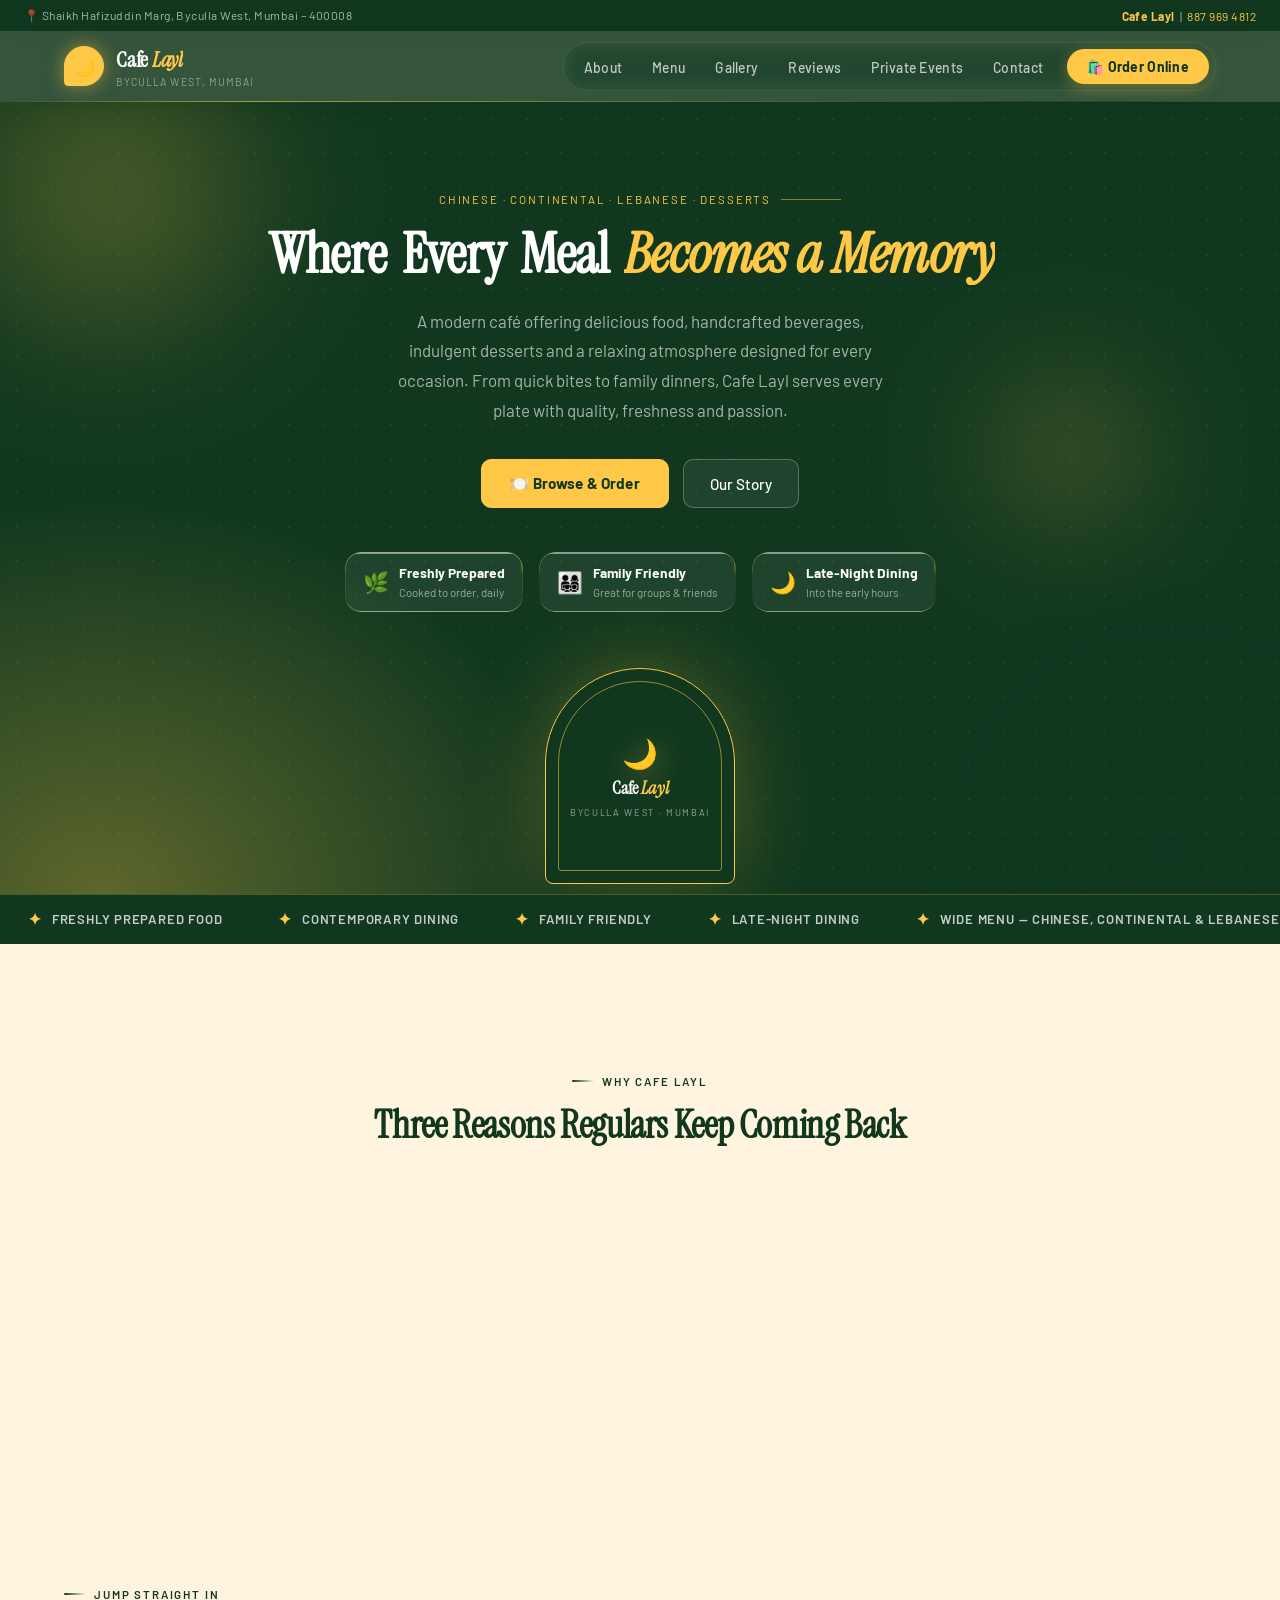
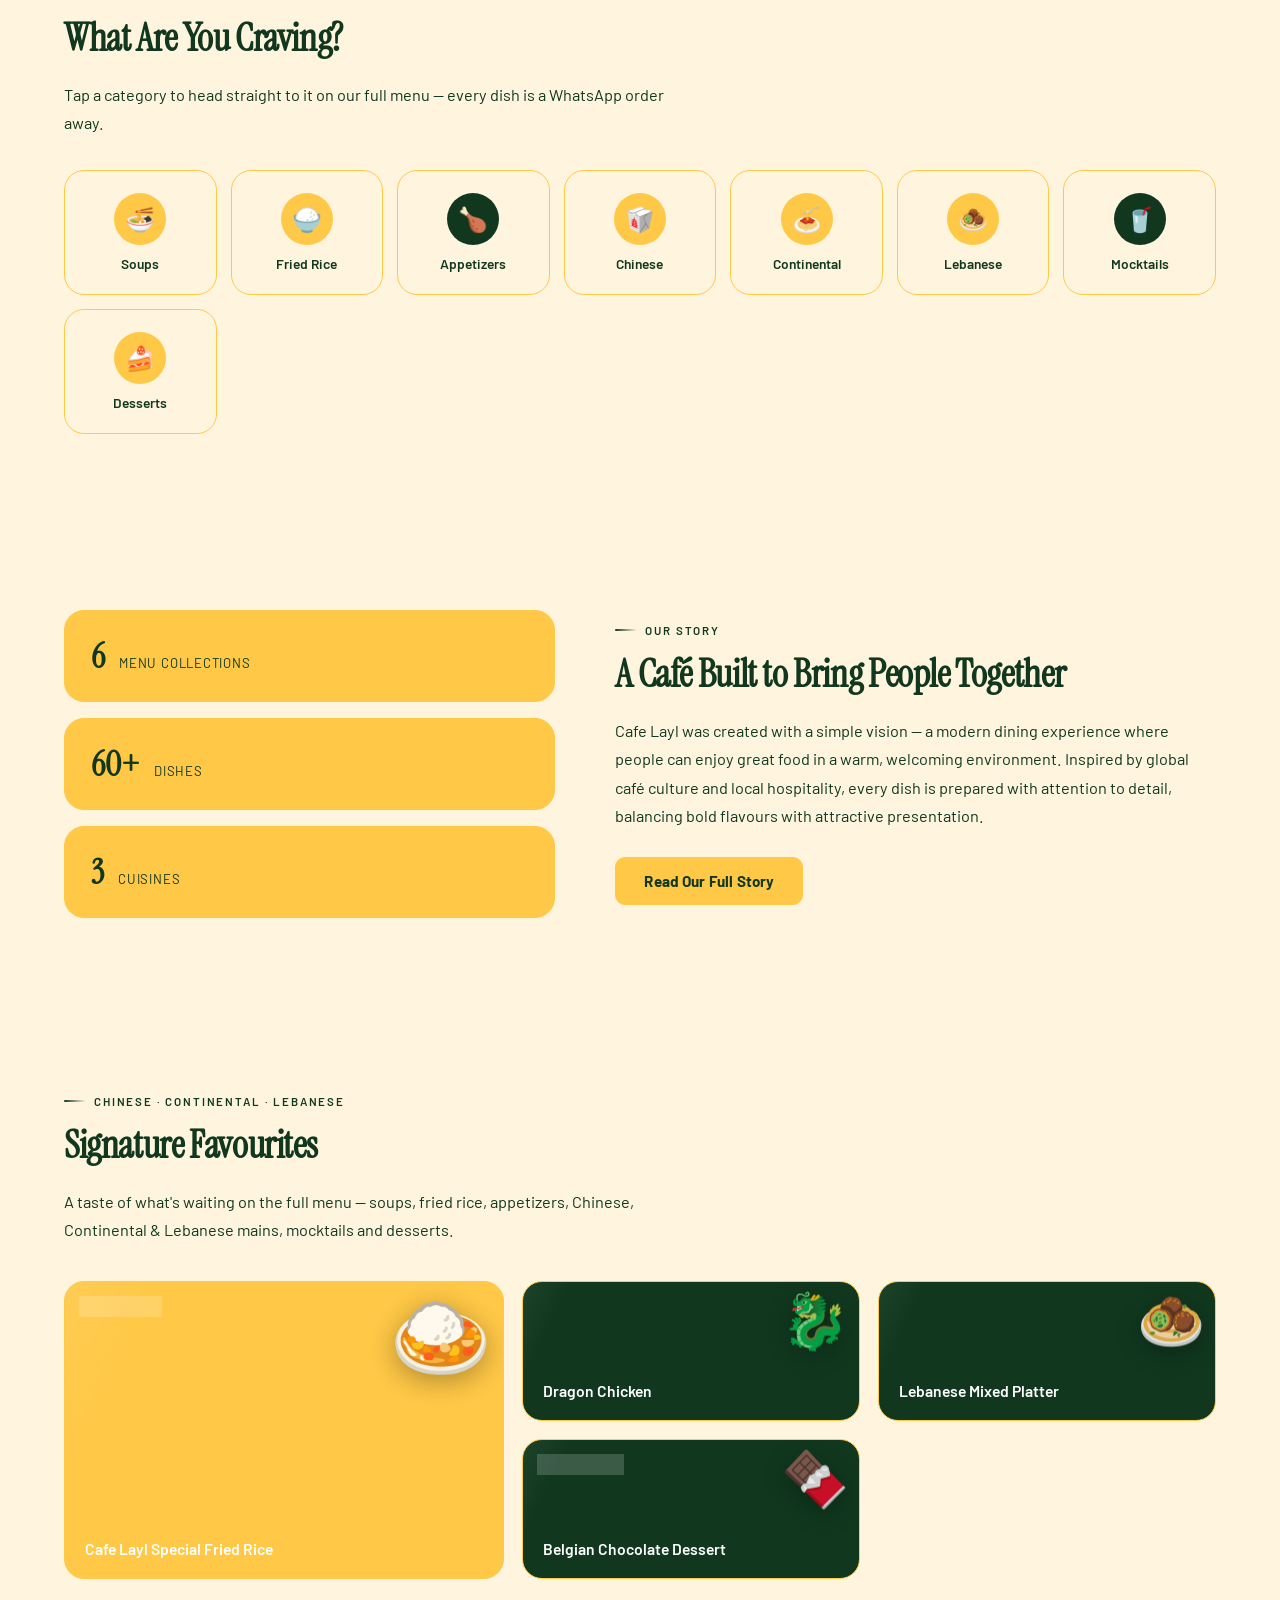
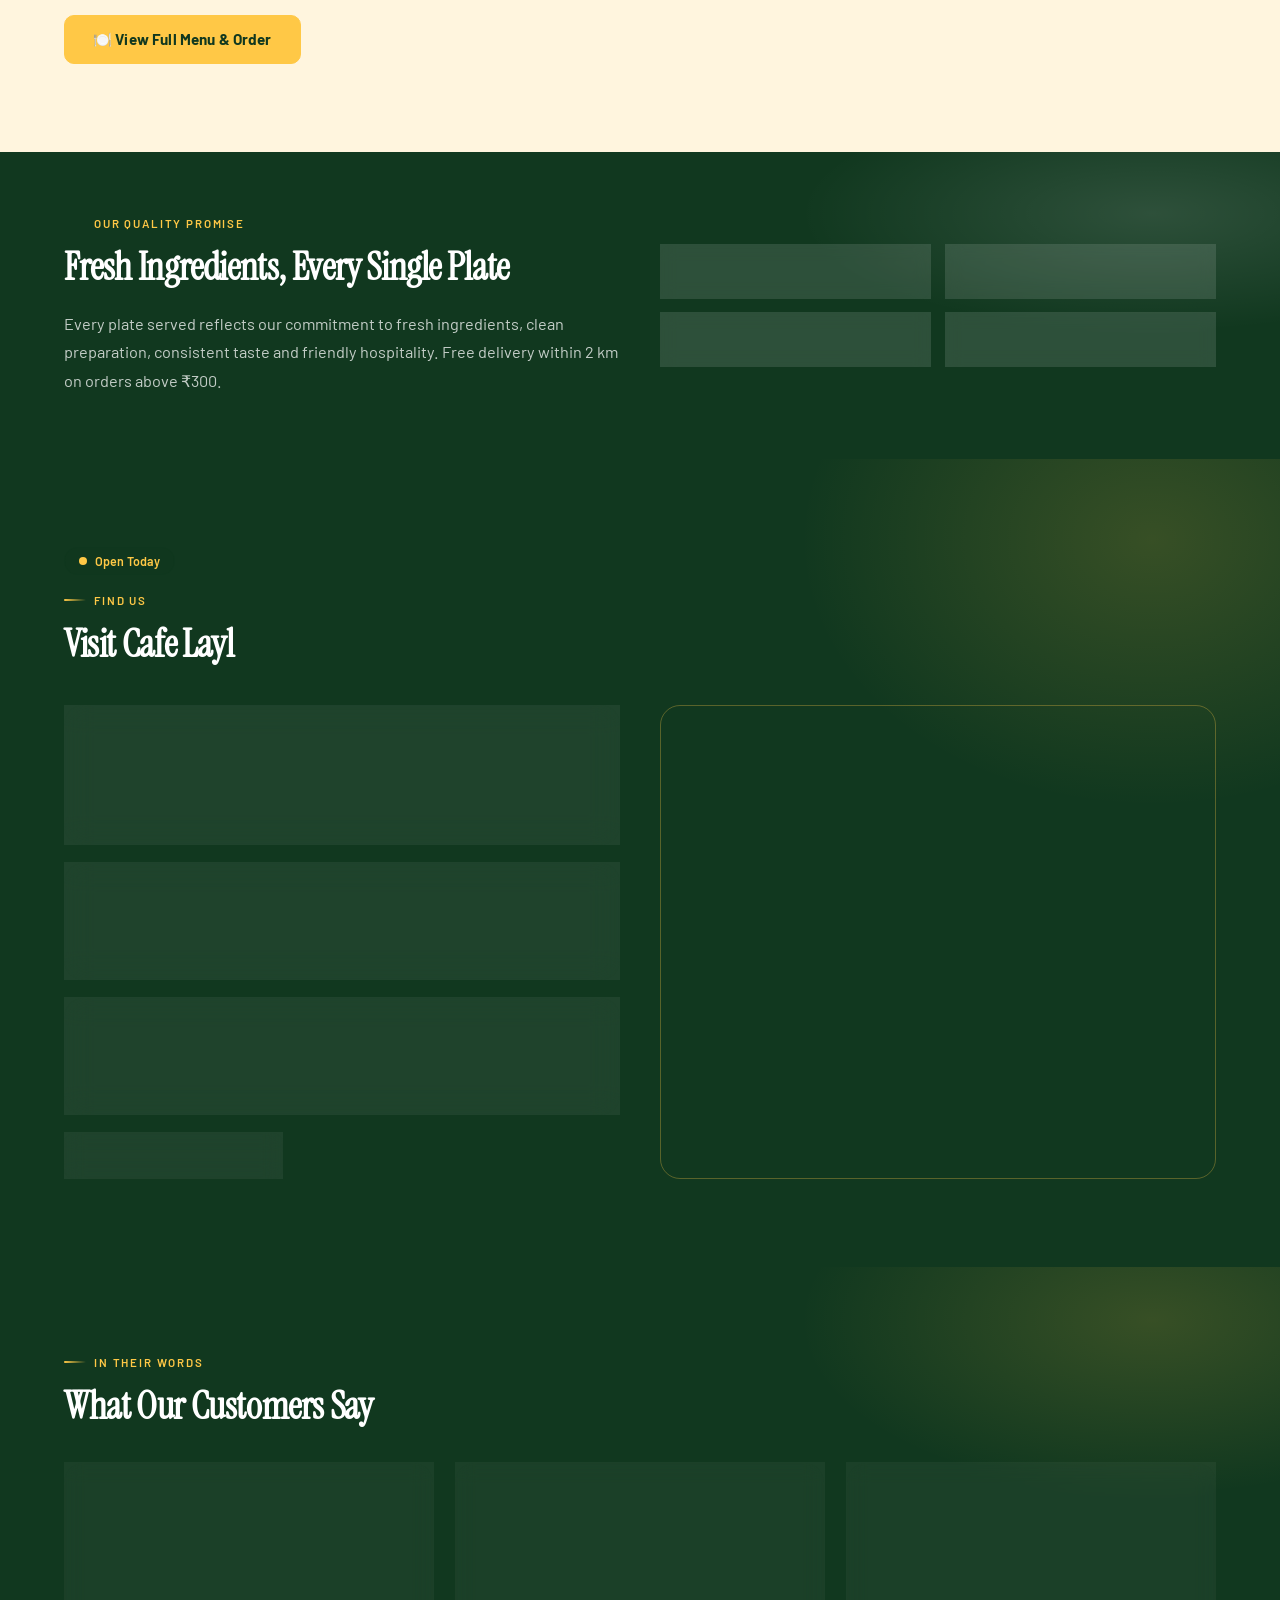
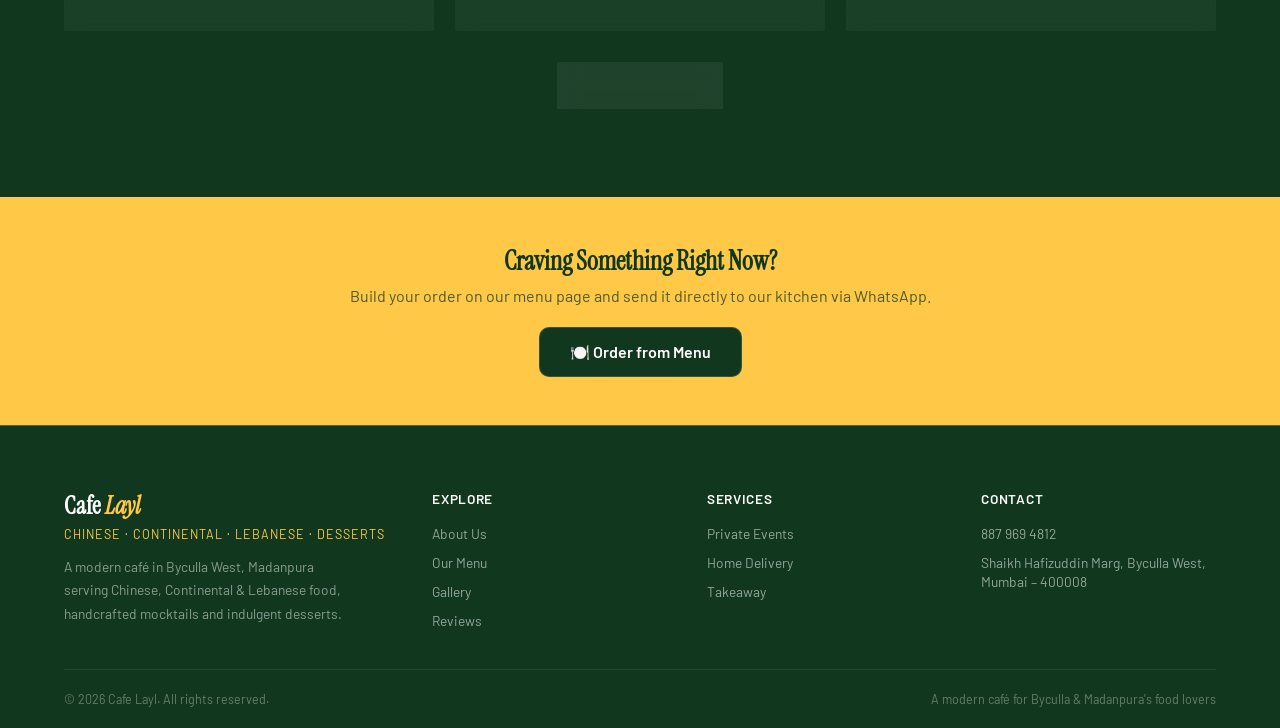
<file: index.html>
<!DOCTYPE html>
<html lang="en-IN">
<head>
<meta charset="UTF-8">
<meta name="viewport" content="width=device-width, initial-scale=1.0">
<title>Cafe Layl | Chinese · Continental · Lebanese Café — Byculla, Mumbai</title>
<meta name="description" content="Cafe Layl — a modern café in Byculla West, Madanpura serving Chinese, Continental &amp; Lebanese food, mocktails and desserts. Order online via WhatsApp.">
<link rel="preconnect" href="https://fonts.googleapis.com">
<link href="https://fonts.googleapis.com/css2?family=Instrument+Serif:ital@0;1&family=Barlow:wght@300;400;500;600;700&display=swap" rel="stylesheet">
<link rel="stylesheet" href="css/style.css">
</head>
<body>
<div class="topbar">
  <span>📍 Shaikh Hafizuddin Marg, Byculla West, Mumbai – 400008</span>
  <span><strong>Cafe Layl</strong> &nbsp;|&nbsp; <a href="tel:+918879694812">887 969 4812</a></span>
</div>
<!-- NAV -->
<nav class="nav">
  <div class="nav-inner">
    <a href="index.html" class="nav-brand">
      <div class="nav-logo-icon">🌙</div>
      <div>
        <div class="nav-wordmark">Cafe <span>Layl</span></div>
        <span class="nav-tagline">Byculla West, Mumbai</span>
      </div>
    </a>
    <ul class="nav-links">
      <li><a href="about.html">About</a></li>
      <li><a href="menu.html">Menu</a></li>
      <li><a href="gallery.html">Gallery</a></li>
      <li><a href="reviews.html">Reviews</a></li>
      <li><a href="catering.html">Private Events</a></li>
      <li><a href="contact.html">Contact</a></li>
      <li><a href="menu.html" class="nav-cta">🛍️ Order Online</a></li>
    </ul>
    <button class="nav-toggle" id="navToggle" aria-label="Menu">
      <span></span><span></span><span></span>
    </button>
  </div>
</nav>

<!-- MOBILE NAV -->
<div class="mobile-nav" id="mobileNav">
  <ul>
    <li><a href="about.html" onclick="closeMobileNav()">About</a></li>
    <li><a href="menu.html" onclick="closeMobileNav()">Menu</a></li>
    <li><a href="gallery.html" onclick="closeMobileNav()">Gallery</a></li>
    <li><a href="reviews.html" onclick="closeMobileNav()">Reviews</a></li>
    <li><a href="catering.html" onclick="closeMobileNav()">Private Events</a></li>
    <li><a href="contact.html" onclick="closeMobileNav()">Contact</a></li>
    <li style="margin-top:10px;"><a href="menu.html" class="btn-primary" style="justify-content:center;" onclick="closeMobileNav()">🛍️ Order Online</a></li>
  </ul>
</div>

<!-- HERO -->
<section class="hero hero-v2" id="home">
  <div class="orb-field">
    <div class="orb orb-gold" style="width:420px;height:420px;top:-120px;left:-100px;"></div>
    <div class="orb orb-green" style="width:380px;height:380px;bottom:-140px;right:-80px;animation-delay:-6s;"></div>
    <div class="orb orb-gold" style="width:220px;height:220px;top:30%;right:8%;animation-delay:-3s;"></div>
  </div>
  <div class="hero-v2-inner">
    <div class="hero-eyebrow" style="justify-content:center;">Chinese · Continental · Lebanese · Desserts</div>
    <h1 class="hero-v2-title blur-text">Where Every Meal <span class="accent">Becomes a Memory</span></h1>
    <p class="hero-desc" style="margin:0 auto 34px; text-align:center;">A modern café offering delicious food, handcrafted beverages, indulgent desserts and a relaxing atmosphere designed for every occasion. From quick bites to family dinners, Cafe Layl serves every plate with quality, freshness and passion.</p>
    <div class="hero-ctas" style="justify-content:center; margin-bottom:44px;">
      <a href="menu.html" class="btn-primary">🍽️ Browse &amp; Order</a>
      <a href="about.html" class="btn-outline">Our Story</a>
    </div>

    <div class="trust-chips">
      <div class="trust-chip liquid-glass chip-gold"><span class="chip-icon">🌿</span><div><strong>Freshly Prepared</strong><span>Cooked to order, daily</span></div></div>
      <div class="trust-chip liquid-glass chip-green"><span class="chip-icon">👨‍👩‍👧‍👦</span><div><strong>Family Friendly</strong><span>Great for groups &amp; friends</span></div></div>
      <div class="trust-chip liquid-glass chip-indigo"><span class="chip-icon">🌙</span><div><strong>Late-Night Dining</strong><span>Into the early hours</span></div></div>
    </div>

    <div class="arch-frame hero-v2-emblem">
      <div class="arch-crescent">🌙</div>
      <div class="arch-wordmark">Cafe <span>Layl</span></div>
      <div class="arch-sub">Byculla West · Mumbai</div>
    </div>
  </div>
</section>

<!-- MARQUEE -->
<div class="marquee-strip">
  <div class="marquee-track">
    <span class="marquee-item"><span class="dot">✦</span>Freshly Prepared Food</span>
    <span class="marquee-item"><span class="dot">✦</span>Contemporary Dining</span>
    <span class="marquee-item"><span class="dot">✦</span>Family Friendly</span>
    <span class="marquee-item"><span class="dot">✦</span>Late-Night Dining</span>
    <span class="marquee-item"><span class="dot">✦</span>Wide Menu — Chinese, Continental &amp; Lebanese</span>
    <span class="marquee-item"><span class="dot">✦</span>Great Value</span>
    <span class="marquee-item"><span class="dot">✦</span>Freshly Prepared Food</span>
    <span class="marquee-item"><span class="dot">✦</span>Contemporary Dining</span>
    <span class="marquee-item"><span class="dot">✦</span>Family Friendly</span>
    <span class="marquee-item"><span class="dot">✦</span>Late-Night Dining</span>
    <span class="marquee-item"><span class="dot">✦</span>Wide Menu — Chinese, Continental &amp; Lebanese</span>
    <span class="marquee-item"><span class="dot">✦</span>Great Value</span>
  </div>
</div>

<!-- WHY CAFE LAYL -->
<section class="section section-ivory why-section">
  <div class="container">
    <div style="text-align:center; margin-bottom:48px;">
      <span class="section-label" style="justify-content:center;">Why Cafe Layl</span>
      <h2 class="section-h2">Three Reasons Regulars Keep Coming Back</h2>
    </div>
    <div class="why-grid">
      <div class="why-card liquid-glass why-gold">
        <div class="why-icon">🔥</div>
        <h3>Freshly Prepared Food</h3>
        <p>Every dish is cooked to order using quality ingredients — nothing sits waiting.</p>
      </div>
      <div class="why-card liquid-glass why-indigo">
        <div class="why-icon">🌙</div>
        <h3>Contemporary Dining</h3>
        <p>Modern interiors designed for comfort and relaxation, day or late into the night.</p>
      </div>
      <div class="why-card liquid-glass why-green">
        <div class="why-icon">🌿</div>
        <h3>Fresh &amp; Family Friendly</h3>
        <p>A relaxed space perfect for families, friends, couples and groups alike.</p>
      </div>
    </div>
  </div>
</section>

<!-- POPULAR CATEGORIES -->
<section class="section section-white">
  <div class="container">
    <span class="section-label">Jump Straight In</span>
    <h2 class="section-h2">What Are You Craving?</h2>
    <p class="section-p" style="margin-bottom:0;">Tap a category to head straight to it on our full menu — every dish is a WhatsApp order away.</p>
    <div class="category-grid">
      <a href="menu.html#tab-soups" class="category-chip"><span class="cat-icon">🍜</span><span>Soups</span></a>
      <a href="menu.html#tab-friedrice" class="category-chip"><span class="cat-icon">🍚</span><span>Fried Rice</span></a>
      <a href="menu.html#tab-appetizers" class="category-chip"><span class="cat-icon">🍗</span><span>Appetizers</span></a>
      <a href="menu.html#tab-chinese" class="category-chip"><span class="cat-icon">🥡</span><span>Chinese</span></a>
      <a href="menu.html#tab-continental" class="category-chip"><span class="cat-icon">🍝</span><span>Continental</span></a>
      <a href="menu.html#tab-lebanese" class="category-chip"><span class="cat-icon">🧆</span><span>Lebanese</span></a>
      <a href="menu.html#tab-mocktails" class="category-chip"><span class="cat-icon">🥤</span><span>Mocktails</span></a>
      <a href="menu.html#tab-desserts" class="category-chip"><span class="cat-icon">🍰</span><span>Desserts</span></a>
    </div>
  </div>
</section>

<!-- ABOUT TEASER -->
<section class="section section-ivory">
  <div class="container about-teaser-grid">
    <div class="about-teaser-visual">
      <div class="about-teaser-stat stat-gold"><span class="stat-num">6</span><span class="stat-lbl">Menu Collections</span></div>
      <div class="about-teaser-stat stat-indigo"><span class="stat-num">60+</span><span class="stat-lbl">Dishes</span></div>
      <div class="about-teaser-stat stat-green"><span class="stat-num">3</span><span class="stat-lbl">Cuisines</span></div>
    </div>
    <div>
      <span class="section-label">Our Story</span>
      <h2 class="section-h2">A Café Built to Bring People Together</h2>
      <p class="section-p">Cafe Layl was created with a simple vision — a modern dining experience where people can enjoy great food in a warm, welcoming environment. Inspired by global café culture and local hospitality, every dish is prepared with attention to detail, balancing bold flavours with attractive presentation.</p>
      <div style="margin-top:26px;"><a href="about.html" class="btn-primary">Read Our Full Story</a></div>
    </div>
  </div>
</section>

<!-- MENU SHOWCASE -->
<section class="section section-ivory">
  <div class="container">
    <span class="section-label">Chinese · Continental · Lebanese</span>
    <h2 class="section-h2">Signature Favourites</h2>
    <p class="section-p" style="margin-bottom:36px;">A taste of what's waiting on the full menu — soups, fried rice, appetizers, Chinese, Continental &amp; Lebanese mains, mocktails and desserts.</p>
    <div class="bento-menu">
      <div class="bento-item bento-large"><span class="bento-visual">🍛</span><span class="bento-tag">Chef's Pick</span><span class="bento-label">Cafe Layl Special Fried Rice</span></div>
      <div class="bento-item"><span class="bento-visual">🐉</span><span class="bento-label">Dragon Chicken</span></div>
      <div class="bento-item"><span class="bento-visual">🧆</span><span class="bento-label">Lebanese Mixed Platter</span></div>
      <div class="bento-item bento-green"><span class="bento-visual">🍫</span><span class="bento-tag">Fresh Daily</span><span class="bento-label">Belgian Chocolate Dessert</span></div>
    </div>
    <div style="margin-top:36px;"><a href="menu.html" class="btn-primary">🍽️ View Full Menu &amp; Order</a></div>
  </div>
</section>

<!-- GREEN BANNER -->
<div class="green-banner">
  <div class="container green-banner-inner">
    <div class="green-banner-copy">
      <span class="section-label" style="color:var(--green-light);">Our Quality Promise</span>
      <h2 class="section-h2" style="color:var(--white);">Fresh Ingredients, Every Single Plate</h2>
      <p class="section-p" style="color:rgba(255,255,255,0.75);">Every plate served reflects our commitment to fresh ingredients, clean preparation, consistent taste and friendly hospitality. Free delivery within 2 km on orders above ₹300.</p>
    </div>
    <div class="green-banner-badges">
      <div class="gb-badge"><span>🌿</span>Fresh Ingredients</div>
      <div class="gb-badge"><span>🍽️</span>Clean Preparation</div>
      <div class="gb-badge"><span>⏱️</span>~20 Minute Prep Time</div>
      <div class="gb-badge"><span>🛵</span>Free Delivery · Min ₹300</div>
    </div>
  </div>
</div>

<!-- VISIT US -->
<section class="section section-dark-mid">
  <div class="container">
    <span class="open-now-badge"><span class="dot-live"></span>Open Today</span>
    <span class="section-label">Find Us</span>
    <h2 class="section-h2" style="margin-bottom:36px;">Visit Cafe Layl</h2>
    <div class="visit-grid">
      <div class="visit-info">
        <div class="visit-card liquid-glass">
          <span class="icon">📍</span>
          <div><h4>Address</h4><p>Shaikh Hafizuddin Marg, opp. E ward office, Byculla West, Madanpura<br>Mumbai, Maharashtra – 400008<br><strong>Byculla West, Madanpura area</strong></p></div>
        </div>
        <div class="visit-card liquid-glass">
          <span class="icon">🕒</span>
          <div><h4>Hours</h4><p>Open for lunch, dinner &amp; evening dining<br><strong>Into the early hours for late-night cravings</strong></p></div>
        </div>
        <div class="visit-card liquid-glass">
          <span class="icon">📞</span>
          <div><h4>Call Ahead</h4><p><a href="tel:+918879694812">887 969 4812</a><br><strong>Takeaway, delivery &amp; private event enquiries</strong></p></div>
        </div>
        <a href="contact.html" class="btn-outline" style="align-self:flex-start;">Full Contact &amp; Directions</a>
      </div>
      <div class="visit-map">
        <iframe loading="lazy" referrerpolicy="no-referrer-when-downgrade" src="https://www.google.com/maps?q=Shaikh+Hafizuddin+Marg+Byculla+West+Madanpura+Mumbai+400008&output=embed" title="Cafe Layl location"></iframe>
      </div>
    </div>
  </div>
</section>

<!-- REVIEWS TEASER -->
<section class="section section-dark">
  <div class="container">
    <span class="section-label">In Their Words</span>
    <h2 class="section-h2" style="margin-bottom:32px;">What Our Customers Say</h2>
    <div class="reviews-grid">
      <div class="review-card"><span class="verified-chip">✓ Verified Order</span><div class="review-quote">"</div><div class="review-title">Comfortable &amp; Cosy</div><p class="review-text">A relaxed spot with a genuinely diverse menu — great for a casual evening out.</p></div>
      <div class="review-card"><span class="verified-chip">✓ Verified Order</span><div class="review-quote">"</div><div class="review-title">Good for Groups</div><p class="review-text">Took the whole family here — something for everyone, from Chinese to Lebanese.</p></div>
      <div class="review-card"><span class="verified-chip">✓ Verified Order</span><div class="review-quote">"</div><div class="review-title">Worth the Visit</div><p class="review-text">Solid food variety and a nice atmosphere for casual dining in Byculla.</p></div>
    </div>
    <div style="margin-top:32px; text-align:center;"><a href="reviews.html" class="btn-outline">Read All Reviews</a></div>
  </div>
</section>

<!-- CTA STRIP -->
<div class="cta-strip">
  <div class="container">
    <h3>Craving Something Right Now?</h3>
    <p>Build your order on our menu page and send it directly to our kitchen via WhatsApp.</p>
    <a href="menu.html" class="btn-dark">🍽️ Order from Menu</a>
  </div>
</div>

<!-- FOOTER -->
<footer>
  <div class="container">
    <div class="footer-grid">
      <div>
        <div class="footer-brand-name">Cafe <span>Layl</span></div>
        <div class="footer-tagline">Chinese · Continental · Lebanese · Desserts</div>
        <p class="footer-desc">A modern café in Byculla West, Madanpura serving Chinese, Continental &amp; Lebanese food, handcrafted mocktails and indulgent desserts.</p>
      </div>
      <div class="footer-col">
        <h4>Explore</h4>
        <ul>
          <li><a href="about.html">About Us</a></li>
          <li><a href="menu.html">Our Menu</a></li>
          <li><a href="gallery.html">Gallery</a></li>
          <li><a href="reviews.html">Reviews</a></li>
        </ul>
      </div>
      <div class="footer-col">
        <h4>Services</h4>
        <ul>
          <li><a href="catering.html">Private Events</a></li>
          <li><a href="tel:+918879694812">Home Delivery</a></li>
          <li><a href="menu.html">Takeaway</a></li>
        </ul>
      </div>
      <div class="footer-col">
        <h4>Contact</h4>
        <ul>
          <li><a href="tel:+918879694812">887 969 4812</a></li>
          <li><a href="contact.html">Shaikh Hafizuddin Marg, Byculla West, Mumbai – 400008</a></li>
        </ul>
      </div>
    </div>
    <div class="footer-bottom">
      <span>© 2026 Cafe Layl. All rights reserved.</span>
      <span>A modern café for Byculla &amp; Madanpura's food lovers</span>
    </div>
  </div>
</footer>
<script src="js/main.js"></script>
</body>
</html>
</file>
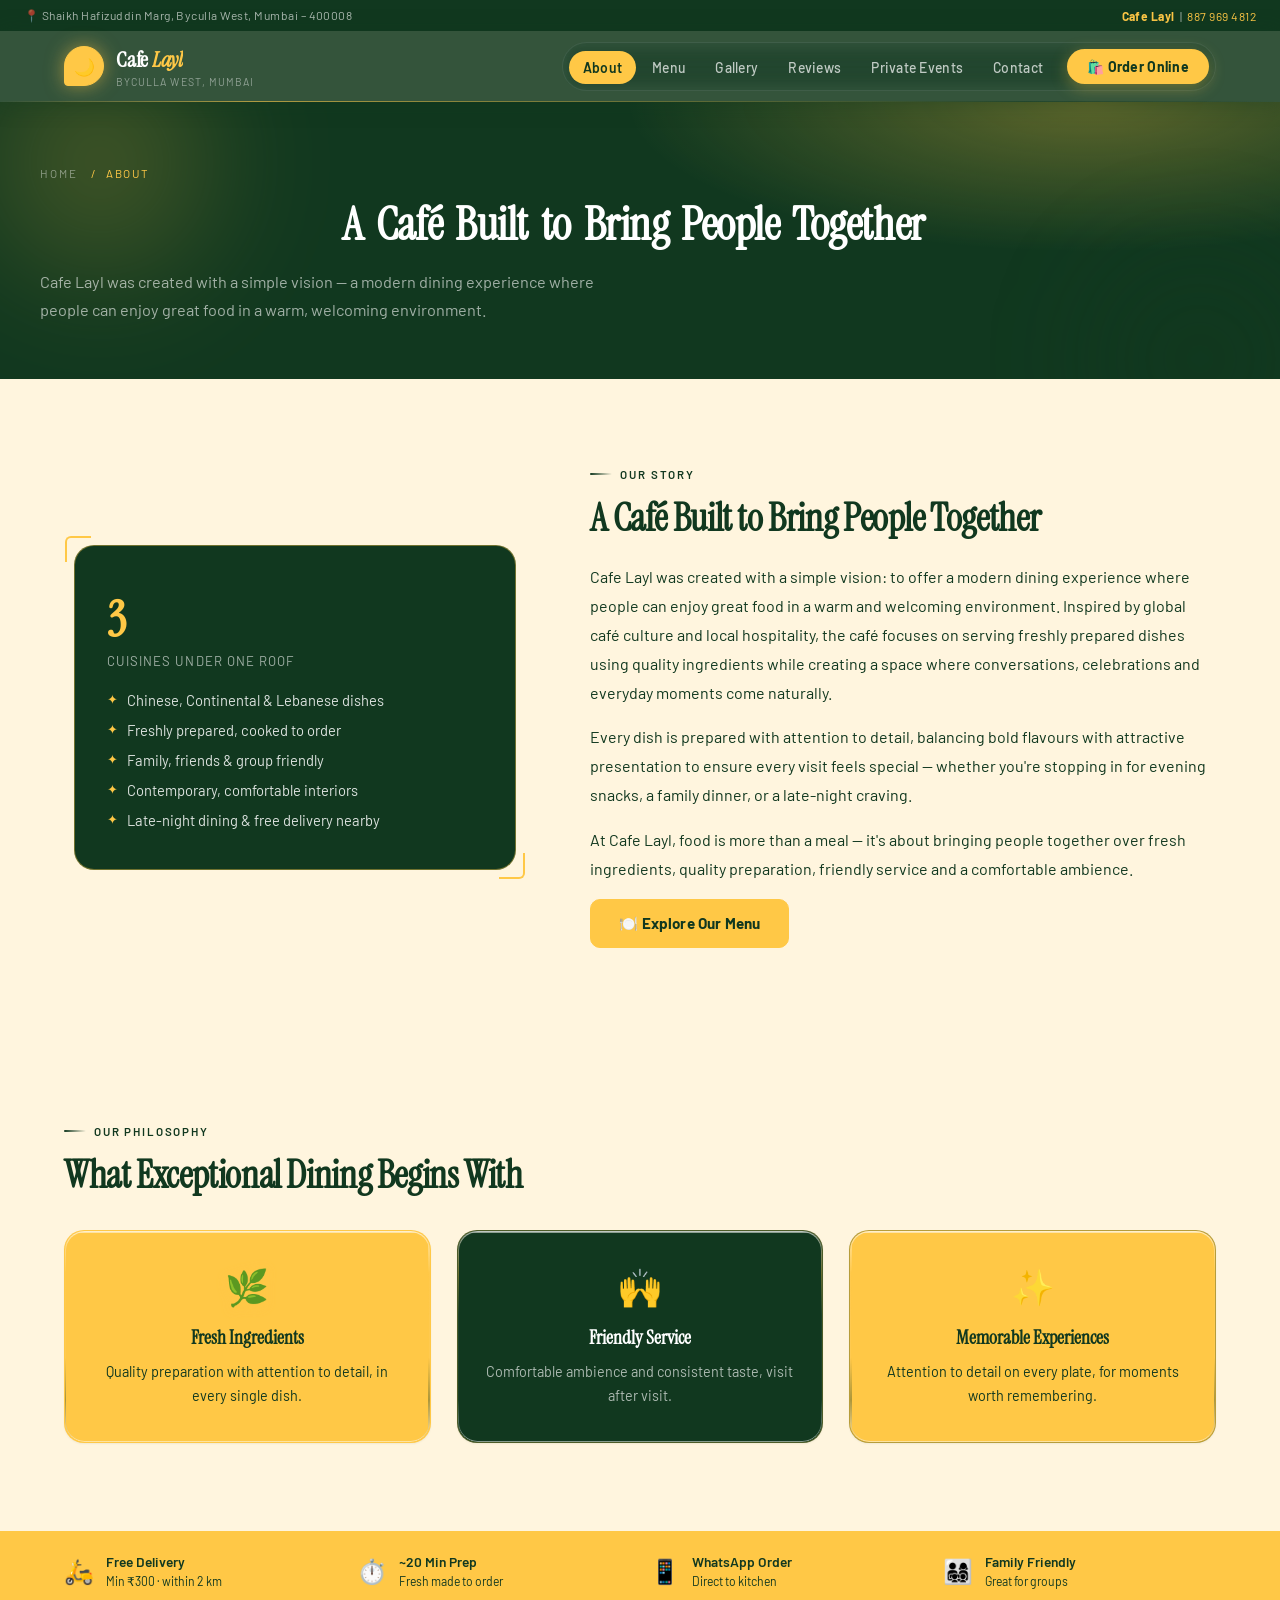
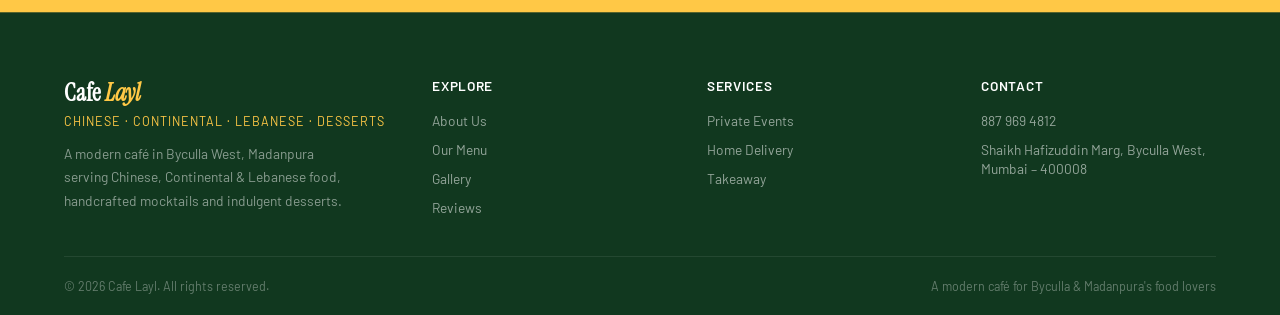
<file: about.html>
<!DOCTYPE html>
<html lang="en-IN">
<head>
<meta charset="UTF-8">
<meta name="viewport" content="width=device-width, initial-scale=1.0">
<title>Our Story | Cafe Layl — Byculla, Mumbai</title>
<meta name="description" content="The story of Cafe Layl — a modern café in Byculla West, Madanpura serving Chinese, Continental &amp; Lebanese food.">
<link rel="preconnect" href="https://fonts.googleapis.com">
<link href="https://fonts.googleapis.com/css2?family=Instrument+Serif:ital@0;1&family=Barlow:wght@300;400;500;600;700&display=swap" rel="stylesheet">
<link rel="stylesheet" href="css/style.css">
</head>
<body>
<div class="topbar">
  <span>📍 Shaikh Hafizuddin Marg, Byculla West, Mumbai – 400008</span>
  <span><strong>Cafe Layl</strong> &nbsp;|&nbsp; <a href="tel:+918879694812">887 969 4812</a></span>
</div>
<!-- NAV -->
<nav class="nav">
  <div class="nav-inner">
    <a href="index.html" class="nav-brand">
      <div class="nav-logo-icon">🌙</div>
      <div>
        <div class="nav-wordmark">Cafe <span>Layl</span></div>
        <span class="nav-tagline">Byculla West, Mumbai</span>
      </div>
    </a>
    <ul class="nav-links">
      <li><a href="about.html" class="active">About</a></li>
      <li><a href="menu.html">Menu</a></li>
      <li><a href="gallery.html">Gallery</a></li>
      <li><a href="reviews.html">Reviews</a></li>
      <li><a href="catering.html">Private Events</a></li>
      <li><a href="contact.html">Contact</a></li>
      <li><a href="menu.html" class="nav-cta">🛍️ Order Online</a></li>
    </ul>
    <button class="nav-toggle" id="navToggle" aria-label="Menu">
      <span></span><span></span><span></span>
    </button>
  </div>
</nav>

<!-- MOBILE NAV -->
<div class="mobile-nav" id="mobileNav">
  <ul>
    <li><a href="about.html" onclick="closeMobileNav()" class="active">About</a></li>
    <li><a href="menu.html" onclick="closeMobileNav()">Menu</a></li>
    <li><a href="gallery.html" onclick="closeMobileNav()">Gallery</a></li>
    <li><a href="reviews.html" onclick="closeMobileNav()">Reviews</a></li>
    <li><a href="catering.html" onclick="closeMobileNav()">Private Events</a></li>
    <li><a href="contact.html" onclick="closeMobileNav()">Contact</a></li>
    <li style="margin-top:10px;"><a href="menu.html" class="btn-primary" style="justify-content:center;" onclick="closeMobileNav()">🛍️ Order Online</a></li>
  </ul>
</div>
<!-- PAGE HERO -->
<div class="page-hero">
  <div class="orb-field">
    <div class="orb orb-gold" style="width:320px;height:320px;top:-100px;left:-60px;"></div>
    <div class="orb orb-green" style="width:280px;height:280px;bottom:-120px;right:-60px;animation-delay:-5s;"></div>
  </div>
  <div class="page-hero-inner">
    <div class="page-hero-eyebrow"><a href="index.html">Home</a> &nbsp;/&nbsp; About</div>
    <h1 class="blur-text">A Café Built to Bring People Together</h1>
    <p>Cafe Layl was created with a simple vision — a modern dining experience where people can enjoy great food in a warm, welcoming environment.</p>
  </div>
</div>

<section class="section section-ivory">
  <div class="container about-grid">
    <div class="about-visual">
      <div class="about-card">
        <div class="about-year">3</div>
        <span class="about-year-label">Cuisines under one roof</span>
        <ul class="about-card-list">
          <li>Chinese, Continental &amp; Lebanese dishes</li>
          <li>Freshly prepared, cooked to order</li>
          <li>Family, friends &amp; group friendly</li>
          <li>Contemporary, comfortable interiors</li>
          <li>Late-night dining &amp; free delivery nearby</li>
        </ul>
      </div>
    </div>
    <div class="about-copy">
      <span class="section-label">Our Story</span>
      <h2 class="section-h2">A Café Built to Bring People Together</h2>
      <p>Cafe Layl was created with a simple vision: to offer a modern dining experience where people can enjoy great food in a warm and welcoming environment. Inspired by global café culture and local hospitality, the café focuses on serving freshly prepared dishes using quality ingredients while creating a space where conversations, celebrations and everyday moments come naturally.</p>
      <p>Every dish is prepared with attention to detail, balancing bold flavours with attractive presentation to ensure every visit feels special — whether you're stopping in for evening snacks, a family dinner, or a late-night craving.</p>
      <p>At Cafe Layl, food is more than a meal — it's about bringing people together over fresh ingredients, quality preparation, friendly service and a comfortable ambience.</p>
      <div style="margin-top:8px;"><a href="menu.html" class="btn-primary">🍽️ Explore Our Menu</a></div>
    </div>
  </div>
</section>

<!-- OUR PHILOSOPHY -->
<section class="section section-white">
  <div class="container">
    <span class="section-label">Our Philosophy</span>
    <h2 class="section-h2" style="margin-bottom:30px;">What Exceptional Dining Begins With</h2>
    <div class="why-grid">
      <div class="why-card liquid-glass why-gold">
        <div class="why-icon">🌿</div>
        <h3>Fresh Ingredients</h3>
        <p>Quality preparation with attention to detail, in every single dish.</p>
      </div>
      <div class="why-card liquid-glass why-indigo">
        <div class="why-icon">🙌</div>
        <h3>Friendly Service</h3>
        <p>Comfortable ambience and consistent taste, visit after visit.</p>
      </div>
      <div class="why-card liquid-glass why-green">
        <div class="why-icon">✨</div>
        <h3>Memorable Experiences</h3>
        <p>Attention to detail on every plate, for moments worth remembering.</p>
      </div>
    </div>
  </div>
</section>

<div class="features-strip">
  <div class="features-inner">
    <div class="feature-pill"><span class="icon">🛵</span><div><strong>Free Delivery</strong><span>Min ₹300 · within 2 km</span></div></div>
    <div class="feature-pill"><span class="icon">⏱️</span><div><strong>~20 Min Prep</strong><span>Fresh made to order</span></div></div>
    <div class="feature-pill"><span class="icon">📱</span><div><strong>WhatsApp Order</strong><span>Direct to kitchen</span></div></div>
    <div class="feature-pill"><span class="icon">👨‍👩‍👧‍👦</span><div><strong>Family Friendly</strong><span>Great for groups</span></div></div>
  </div>
</div>

<!-- FOOTER -->
<footer>
  <div class="container">
    <div class="footer-grid">
      <div>
        <div class="footer-brand-name">Cafe <span>Layl</span></div>
        <div class="footer-tagline">Chinese · Continental · Lebanese · Desserts</div>
        <p class="footer-desc">A modern café in Byculla West, Madanpura serving Chinese, Continental &amp; Lebanese food, handcrafted mocktails and indulgent desserts.</p>
      </div>
      <div class="footer-col">
        <h4>Explore</h4>
        <ul>
          <li><a href="about.html">About Us</a></li>
          <li><a href="menu.html">Our Menu</a></li>
          <li><a href="gallery.html">Gallery</a></li>
          <li><a href="reviews.html">Reviews</a></li>
        </ul>
      </div>
      <div class="footer-col">
        <h4>Services</h4>
        <ul>
          <li><a href="catering.html">Private Events</a></li>
          <li><a href="tel:+918879694812">Home Delivery</a></li>
          <li><a href="menu.html">Takeaway</a></li>
        </ul>
      </div>
      <div class="footer-col">
        <h4>Contact</h4>
        <ul>
          <li><a href="tel:+918879694812">887 969 4812</a></li>
          <li><a href="contact.html">Shaikh Hafizuddin Marg, Byculla West, Mumbai – 400008</a></li>
        </ul>
      </div>
    </div>
    <div class="footer-bottom">
      <span>© 2026 Cafe Layl. All rights reserved.</span>
      <span>A modern café for Byculla &amp; Madanpura's food lovers</span>
    </div>
  </div>
</footer>
<script src="js/main.js"></script>
</body>
</html>
</file>
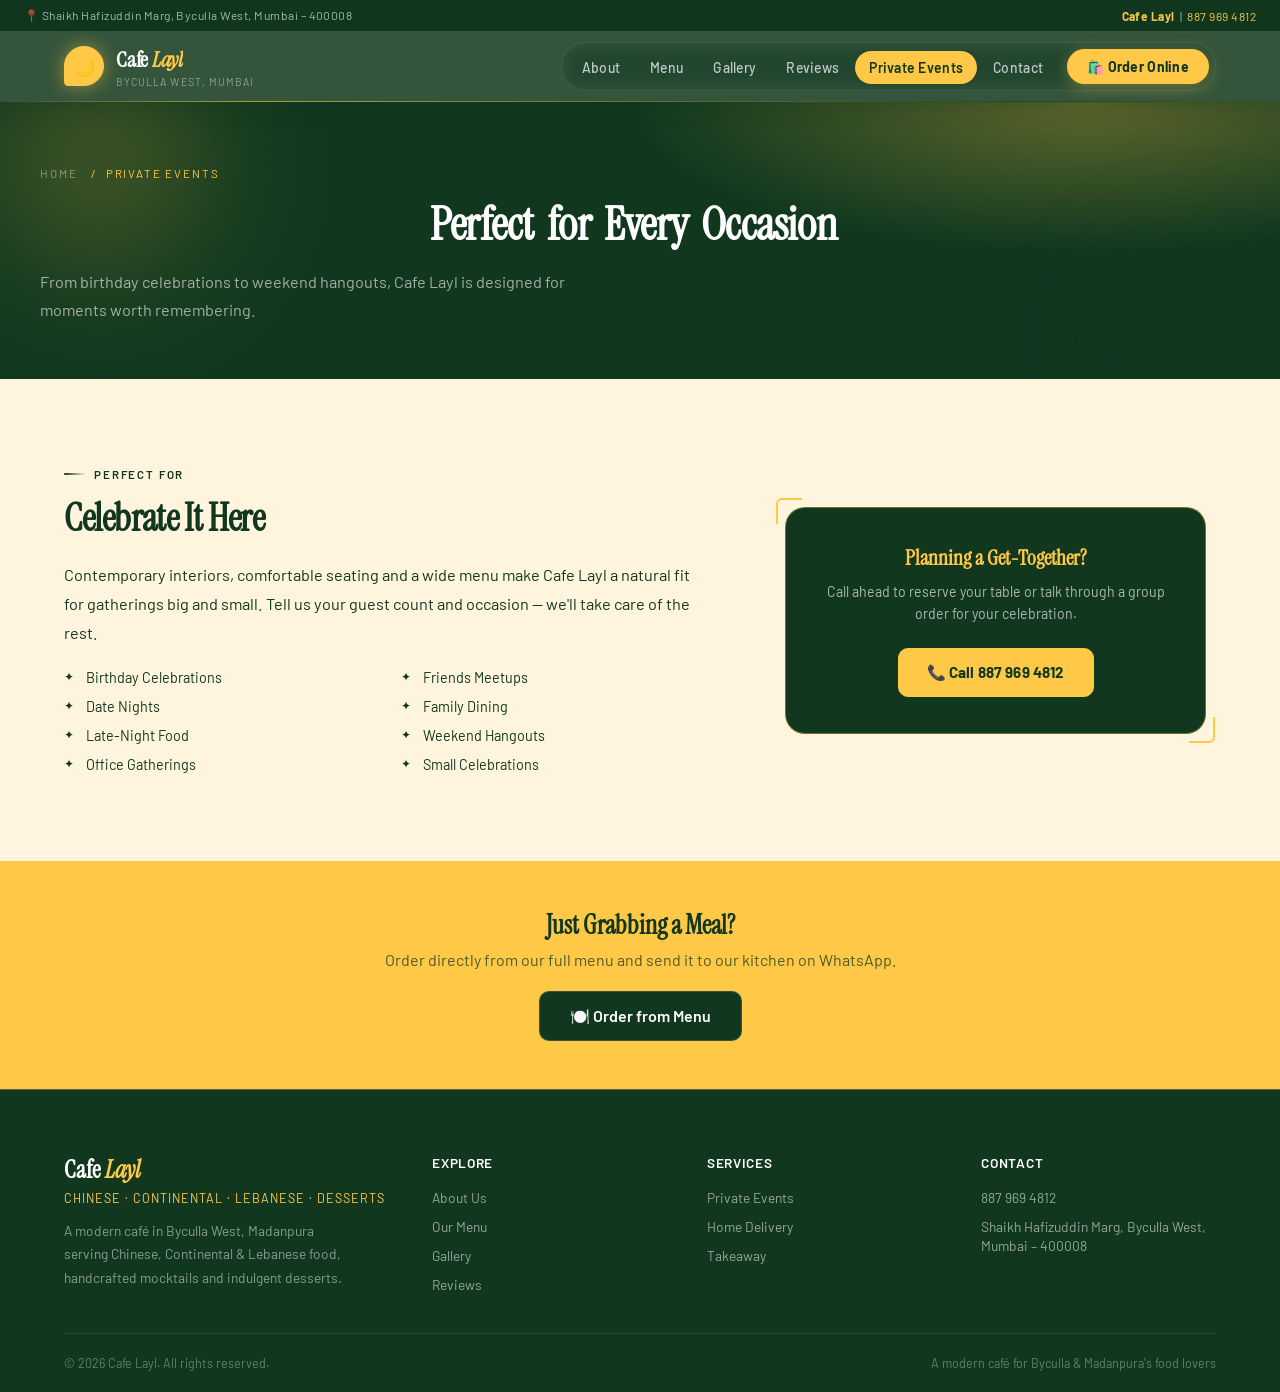
<file: catering.html>
<!DOCTYPE html>
<html lang="en-IN">
<head>
<meta charset="UTF-8">
<meta name="viewport" content="width=device-width, initial-scale=1.0">
<title>Private Events &amp; Celebrations | Cafe Layl — Byculla, Mumbai</title>
<meta name="description" content="Cafe Layl for birthday celebrations, private events and small get-togethers in Byculla West, Mumbai.">
<link rel="preconnect" href="https://fonts.googleapis.com">
<link href="https://fonts.googleapis.com/css2?family=Instrument+Serif:ital@0;1&family=Barlow:wght@300;400;500;600;700&display=swap" rel="stylesheet">
<link rel="stylesheet" href="css/style.css">
</head>
<body>
<div class="topbar">
  <span>📍 Shaikh Hafizuddin Marg, Byculla West, Mumbai – 400008</span>
  <span><strong>Cafe Layl</strong> &nbsp;|&nbsp; <a href="tel:+918879694812">887 969 4812</a></span>
</div>
<!-- NAV -->
<nav class="nav">
  <div class="nav-inner">
    <a href="index.html" class="nav-brand">
      <div class="nav-logo-icon">🌙</div>
      <div>
        <div class="nav-wordmark">Cafe <span>Layl</span></div>
        <span class="nav-tagline">Byculla West, Mumbai</span>
      </div>
    </a>
    <ul class="nav-links">
      <li><a href="about.html">About</a></li>
      <li><a href="menu.html">Menu</a></li>
      <li><a href="gallery.html">Gallery</a></li>
      <li><a href="reviews.html">Reviews</a></li>
      <li><a href="catering.html" class="active">Private Events</a></li>
      <li><a href="contact.html">Contact</a></li>
      <li><a href="menu.html" class="nav-cta">🛍️ Order Online</a></li>
    </ul>
    <button class="nav-toggle" id="navToggle" aria-label="Menu">
      <span></span><span></span><span></span>
    </button>
  </div>
</nav>

<!-- MOBILE NAV -->
<div class="mobile-nav" id="mobileNav">
  <ul>
    <li><a href="about.html" onclick="closeMobileNav()">About</a></li>
    <li><a href="menu.html" onclick="closeMobileNav()">Menu</a></li>
    <li><a href="gallery.html" onclick="closeMobileNav()">Gallery</a></li>
    <li><a href="reviews.html" onclick="closeMobileNav()">Reviews</a></li>
    <li><a href="catering.html" onclick="closeMobileNav()" class="active">Private Events</a></li>
    <li><a href="contact.html" onclick="closeMobileNav()">Contact</a></li>
    <li style="margin-top:10px;"><a href="menu.html" class="btn-primary" style="justify-content:center;" onclick="closeMobileNav()">🛍️ Order Online</a></li>
  </ul>
</div>
<!-- PAGE HERO -->
<div class="page-hero">
  <div class="orb-field">
    <div class="orb orb-gold" style="width:320px;height:320px;top:-100px;left:-60px;"></div>
    <div class="orb orb-green" style="width:280px;height:280px;bottom:-120px;right:-60px;animation-delay:-5s;"></div>
  </div>
  <div class="page-hero-inner">
    <div class="page-hero-eyebrow"><a href="index.html">Home</a> &nbsp;/&nbsp; Private Events</div>
    <h1 class="blur-text">Perfect for Every Occasion</h1>
    <p>From birthday celebrations to weekend hangouts, Cafe Layl is designed for moments worth remembering.</p>
  </div>
</div>

<section class="section section-ivory">
  <div class="container catering-grid">
    <div>
      <span class="section-label">Perfect For</span>
      <h2 class="section-h2">Celebrate It Here</h2>
      <p class="section-p">Contemporary interiors, comfortable seating and a wide menu make Cafe Layl a natural fit for gatherings big and small. Tell us your guest count and occasion — we'll take care of the rest.</p>
      <ul class="catering-list">
        <li>Birthday Celebrations</li><li>Friends Meetups</li>
        <li>Date Nights</li><li>Family Dining</li>
        <li>Late-Night Food</li><li>Weekend Hangouts</li>
        <li>Office Gatherings</li><li>Small Celebrations</li>
      </ul>
    </div>
    <div class="catering-cta-card">
      <h3>Planning a Get-Together?</h3>
      <p>Call ahead to reserve your table or talk through a group order for your celebration.</p>
      <a href="tel:+918879694812" class="btn-primary" style="justify-content:center;">📞 Call 887 969 4812</a>
    </div>
  </div>
</section>

<div class="cta-strip">
  <div class="container">
    <h3>Just Grabbing a Meal?</h3>
    <p>Order directly from our full menu and send it to our kitchen on WhatsApp.</p>
    <a href="menu.html" class="btn-dark">🍽️ Order from Menu</a>
  </div>
</div>

<!-- FOOTER -->
<footer>
  <div class="container">
    <div class="footer-grid">
      <div>
        <div class="footer-brand-name">Cafe <span>Layl</span></div>
        <div class="footer-tagline">Chinese · Continental · Lebanese · Desserts</div>
        <p class="footer-desc">A modern café in Byculla West, Madanpura serving Chinese, Continental &amp; Lebanese food, handcrafted mocktails and indulgent desserts.</p>
      </div>
      <div class="footer-col">
        <h4>Explore</h4>
        <ul>
          <li><a href="about.html">About Us</a></li>
          <li><a href="menu.html">Our Menu</a></li>
          <li><a href="gallery.html">Gallery</a></li>
          <li><a href="reviews.html">Reviews</a></li>
        </ul>
      </div>
      <div class="footer-col">
        <h4>Services</h4>
        <ul>
          <li><a href="catering.html">Private Events</a></li>
          <li><a href="tel:+918879694812">Home Delivery</a></li>
          <li><a href="menu.html">Takeaway</a></li>
        </ul>
      </div>
      <div class="footer-col">
        <h4>Contact</h4>
        <ul>
          <li><a href="tel:+918879694812">887 969 4812</a></li>
          <li><a href="contact.html">Shaikh Hafizuddin Marg, Byculla West, Mumbai – 400008</a></li>
        </ul>
      </div>
    </div>
    <div class="footer-bottom">
      <span>© 2026 Cafe Layl. All rights reserved.</span>
      <span>A modern café for Byculla &amp; Madanpura's food lovers</span>
    </div>
  </div>
</footer>
<script src="js/main.js"></script>
</body>
</html>
</file>
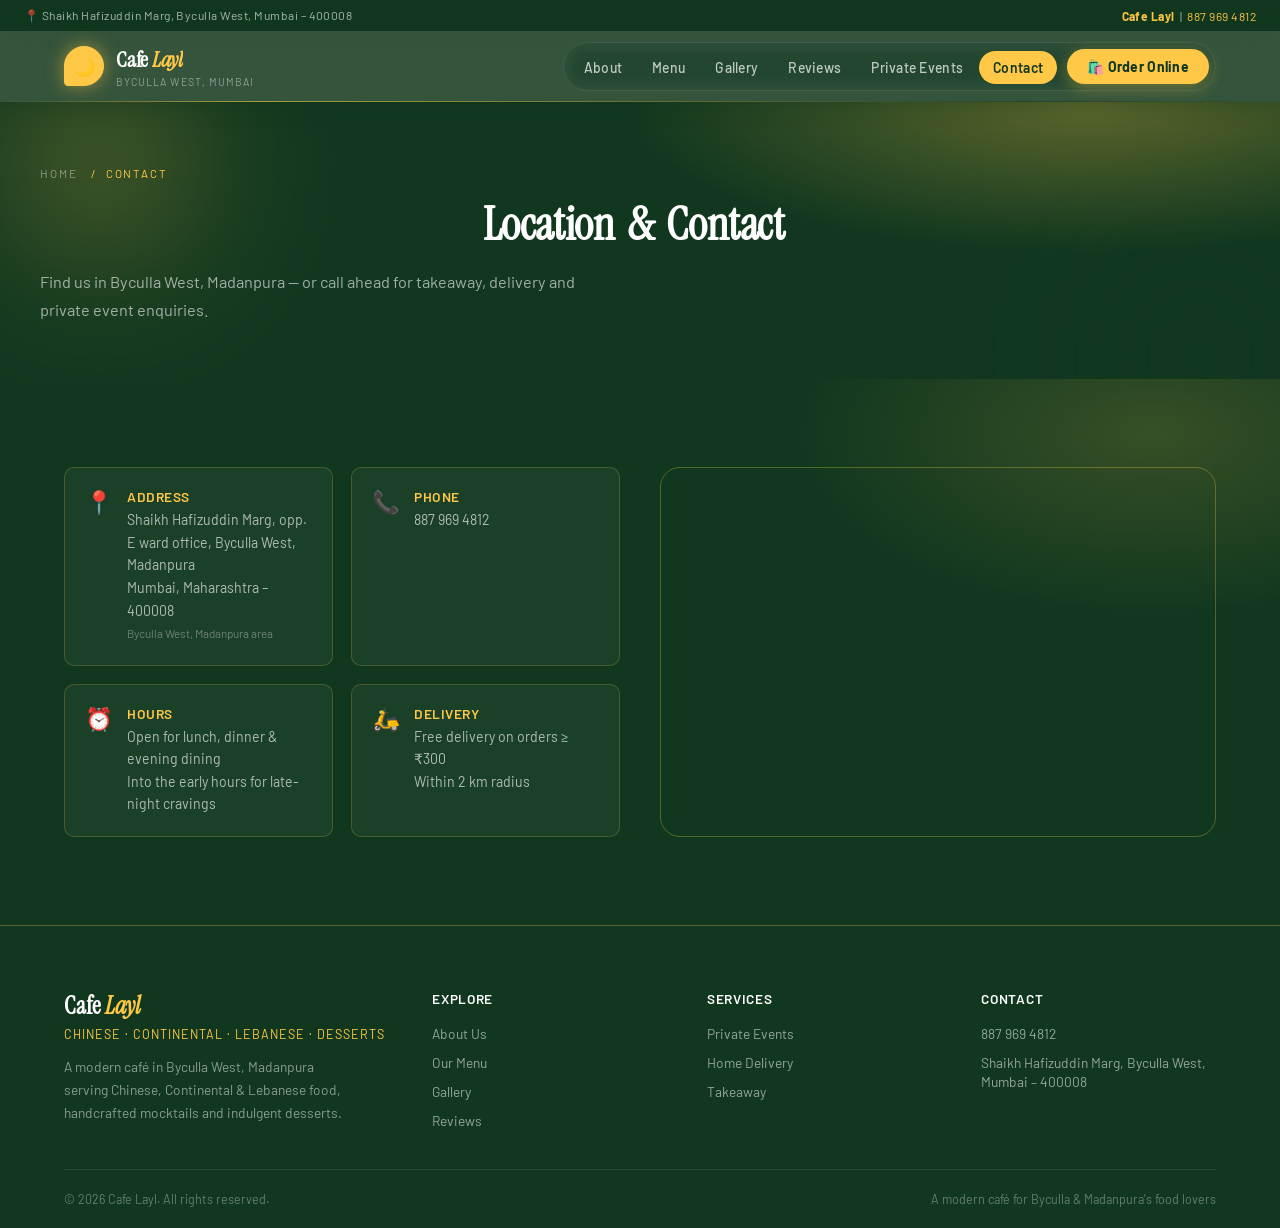
<file: contact.html>
<!DOCTYPE html>
<html lang="en-IN">
<head>
<meta charset="UTF-8">
<meta name="viewport" content="width=device-width, initial-scale=1.0">
<title>Contact | Cafe Layl — Byculla, Mumbai</title>
<meta name="description" content="Find Cafe Layl in Byculla West, Madanpura, Mumbai — address, phone, hours and delivery info.">
<link rel="preconnect" href="https://fonts.googleapis.com">
<link href="https://fonts.googleapis.com/css2?family=Instrument+Serif:ital@0;1&family=Barlow:wght@300;400;500;600;700&display=swap" rel="stylesheet">
<link rel="stylesheet" href="css/style.css">
</head>
<body>
<div class="topbar">
  <span>📍 Shaikh Hafizuddin Marg, Byculla West, Mumbai – 400008</span>
  <span><strong>Cafe Layl</strong> &nbsp;|&nbsp; <a href="tel:+918879694812">887 969 4812</a></span>
</div>
<!-- NAV -->
<nav class="nav">
  <div class="nav-inner">
    <a href="index.html" class="nav-brand">
      <div class="nav-logo-icon">🌙</div>
      <div>
        <div class="nav-wordmark">Cafe <span>Layl</span></div>
        <span class="nav-tagline">Byculla West, Mumbai</span>
      </div>
    </a>
    <ul class="nav-links">
      <li><a href="about.html">About</a></li>
      <li><a href="menu.html">Menu</a></li>
      <li><a href="gallery.html">Gallery</a></li>
      <li><a href="reviews.html">Reviews</a></li>
      <li><a href="catering.html">Private Events</a></li>
      <li><a href="contact.html" class="active">Contact</a></li>
      <li><a href="menu.html" class="nav-cta">🛍️ Order Online</a></li>
    </ul>
    <button class="nav-toggle" id="navToggle" aria-label="Menu">
      <span></span><span></span><span></span>
    </button>
  </div>
</nav>

<!-- MOBILE NAV -->
<div class="mobile-nav" id="mobileNav">
  <ul>
    <li><a href="about.html" onclick="closeMobileNav()">About</a></li>
    <li><a href="menu.html" onclick="closeMobileNav()">Menu</a></li>
    <li><a href="gallery.html" onclick="closeMobileNav()">Gallery</a></li>
    <li><a href="reviews.html" onclick="closeMobileNav()">Reviews</a></li>
    <li><a href="catering.html" onclick="closeMobileNav()">Private Events</a></li>
    <li><a href="contact.html" onclick="closeMobileNav()" class="active">Contact</a></li>
    <li style="margin-top:10px;"><a href="menu.html" class="btn-primary" style="justify-content:center;" onclick="closeMobileNav()">🛍️ Order Online</a></li>
  </ul>
</div>
<!-- PAGE HERO -->
<div class="page-hero">
  <div class="orb-field">
    <div class="orb orb-gold" style="width:320px;height:320px;top:-100px;left:-60px;"></div>
    <div class="orb orb-green" style="width:280px;height:280px;bottom:-120px;right:-60px;animation-delay:-5s;"></div>
  </div>
  <div class="page-hero-inner">
    <div class="page-hero-eyebrow"><a href="index.html">Home</a> &nbsp;/&nbsp; Contact</div>
    <h1 class="blur-text">Location &amp; Contact</h1>
    <p>Find us in Byculla West, Madanpura — or call ahead for takeaway, delivery and private event enquiries.</p>
  </div>
</div>

<section class="section section-dark-mid">
  <div class="container">
    <div class="contact-grid">
      <div class="contact-cards">
<div class="contact-card">
<div class="icon">📍</div>
<div><h4>Address</h4><p>Shaikh Hafizuddin Marg, opp. E ward office, Byculla West, Madanpura<br>Mumbai, Maharashtra – 400008<br/><small style="color:rgba(255,255,255,0.35);">Byculla West, Madanpura area</small></p></div>
</div>
<div class="contact-card">
<div class="icon">📞</div>
<div><h4>Phone</h4><p><a href="tel:+918879694812">887 969 4812</a></p></div>
</div>
<div class="contact-card">
<div class="icon">⏰</div>
<div><h4>Hours</h4><p>Open for lunch, dinner &amp; evening dining<br/>Into the early hours for late-night cravings</p></div>
</div>
<div class="contact-card">
<div class="icon">🛵</div>
<div><h4>Delivery</h4><p>Free delivery on orders ≥ ₹300<br/>Within 2 km radius</p></div>
</div>
</div>
      <div class="map-card">
<iframe loading="lazy" referrerpolicy="no-referrer-when-downgrade" src="https://www.google.com/maps?q=Shaikh+Hafizuddin+Marg+Byculla+West+Madanpura+Mumbai+400008&output=embed" title="Cafe Layl location"></iframe>
<div class="map-cap">Shaikh Hafizuddin Marg, Byculla West, Mumbai – 400008</div>
</div>
    </div>
  </div>
</section>

<!-- FOOTER -->
<footer>
  <div class="container">
    <div class="footer-grid">
      <div>
        <div class="footer-brand-name">Cafe <span>Layl</span></div>
        <div class="footer-tagline">Chinese · Continental · Lebanese · Desserts</div>
        <p class="footer-desc">A modern café in Byculla West, Madanpura serving Chinese, Continental &amp; Lebanese food, handcrafted mocktails and indulgent desserts.</p>
      </div>
      <div class="footer-col">
        <h4>Explore</h4>
        <ul>
          <li><a href="about.html">About Us</a></li>
          <li><a href="menu.html">Our Menu</a></li>
          <li><a href="gallery.html">Gallery</a></li>
          <li><a href="reviews.html">Reviews</a></li>
        </ul>
      </div>
      <div class="footer-col">
        <h4>Services</h4>
        <ul>
          <li><a href="catering.html">Private Events</a></li>
          <li><a href="tel:+918879694812">Home Delivery</a></li>
          <li><a href="menu.html">Takeaway</a></li>
        </ul>
      </div>
      <div class="footer-col">
        <h4>Contact</h4>
        <ul>
          <li><a href="tel:+918879694812">887 969 4812</a></li>
          <li><a href="contact.html">Shaikh Hafizuddin Marg, Byculla West, Mumbai – 400008</a></li>
        </ul>
      </div>
    </div>
    <div class="footer-bottom">
      <span>© 2026 Cafe Layl. All rights reserved.</span>
      <span>A modern café for Byculla &amp; Madanpura's food lovers</span>
    </div>
  </div>
</footer>
<script src="js/main.js"></script>
</body>
</html>
</file>
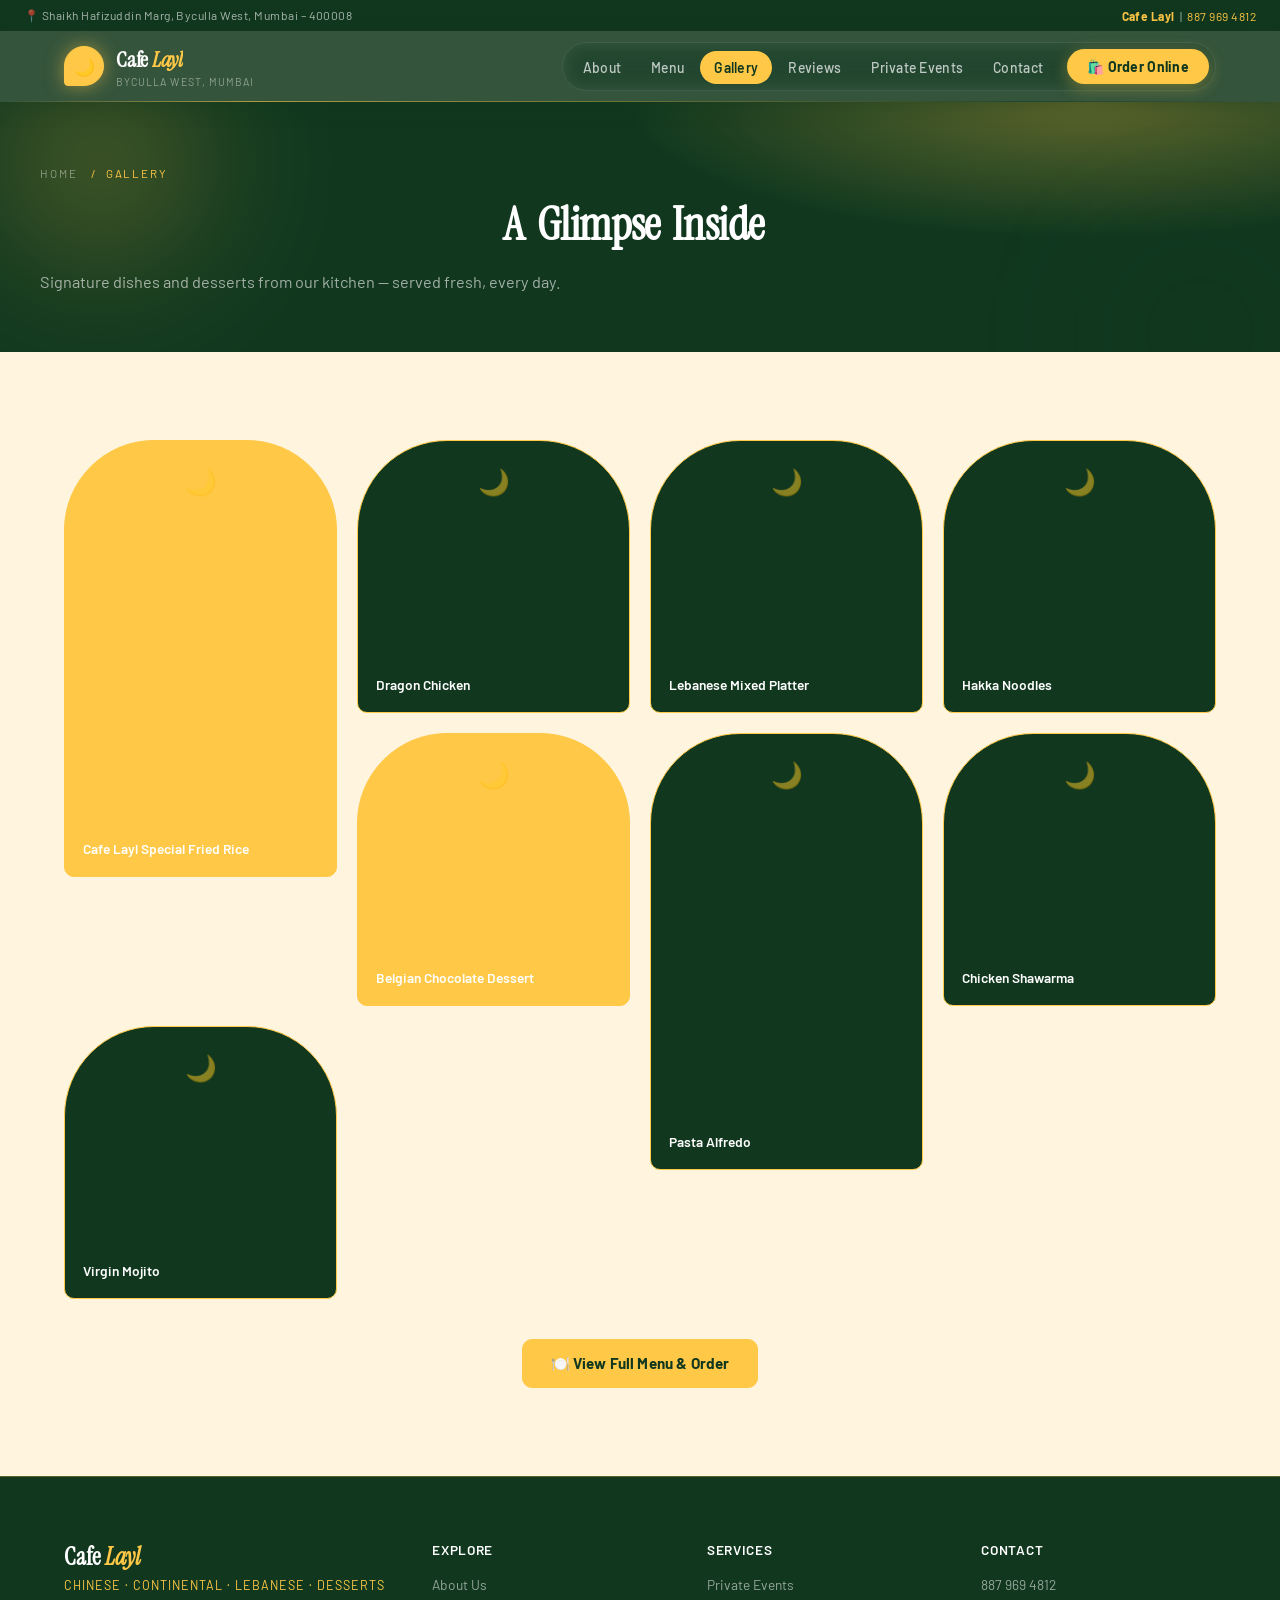
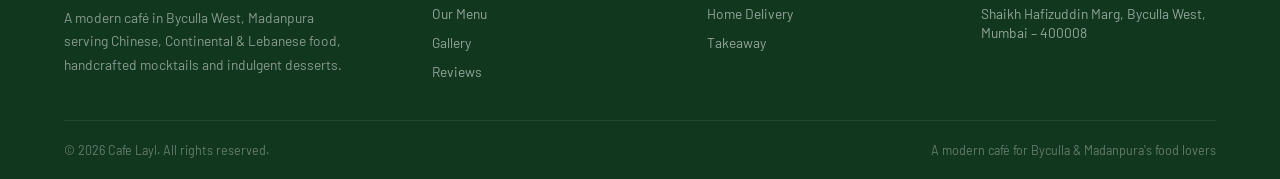
<file: gallery.html>
<!DOCTYPE html>
<html lang="en-IN">
<head>
<meta charset="UTF-8">
<meta name="viewport" content="width=device-width, initial-scale=1.0">
<title>Gallery | Cafe Layl — Byculla, Mumbai</title>
<meta name="description" content="A glimpse inside Cafe Layl — Chinese, Continental &amp; Lebanese dishes from our Byculla West, Madanpura kitchen.">
<link rel="preconnect" href="https://fonts.googleapis.com">
<link href="https://fonts.googleapis.com/css2?family=Instrument+Serif:ital@0;1&family=Barlow:wght@300;400;500;600;700&display=swap" rel="stylesheet">
<link rel="stylesheet" href="css/style.css">
</head>
<body>
<div class="topbar">
  <span>📍 Shaikh Hafizuddin Marg, Byculla West, Mumbai – 400008</span>
  <span><strong>Cafe Layl</strong> &nbsp;|&nbsp; <a href="tel:+918879694812">887 969 4812</a></span>
</div>
<!-- NAV -->
<nav class="nav">
  <div class="nav-inner">
    <a href="index.html" class="nav-brand">
      <div class="nav-logo-icon">🌙</div>
      <div>
        <div class="nav-wordmark">Cafe <span>Layl</span></div>
        <span class="nav-tagline">Byculla West, Mumbai</span>
      </div>
    </a>
    <ul class="nav-links">
      <li><a href="about.html">About</a></li>
      <li><a href="menu.html">Menu</a></li>
      <li><a href="gallery.html" class="active">Gallery</a></li>
      <li><a href="reviews.html">Reviews</a></li>
      <li><a href="catering.html">Private Events</a></li>
      <li><a href="contact.html">Contact</a></li>
      <li><a href="menu.html" class="nav-cta">🛍️ Order Online</a></li>
    </ul>
    <button class="nav-toggle" id="navToggle" aria-label="Menu">
      <span></span><span></span><span></span>
    </button>
  </div>
</nav>

<!-- MOBILE NAV -->
<div class="mobile-nav" id="mobileNav">
  <ul>
    <li><a href="about.html" onclick="closeMobileNav()">About</a></li>
    <li><a href="menu.html" onclick="closeMobileNav()">Menu</a></li>
    <li><a href="gallery.html" onclick="closeMobileNav()" class="active">Gallery</a></li>
    <li><a href="reviews.html" onclick="closeMobileNav()">Reviews</a></li>
    <li><a href="catering.html" onclick="closeMobileNav()">Private Events</a></li>
    <li><a href="contact.html" onclick="closeMobileNav()">Contact</a></li>
    <li style="margin-top:10px;"><a href="menu.html" class="btn-primary" style="justify-content:center;" onclick="closeMobileNav()">🛍️ Order Online</a></li>
  </ul>
</div>
<!-- PAGE HERO -->
<div class="page-hero">
  <div class="orb-field">
    <div class="orb orb-gold" style="width:320px;height:320px;top:-100px;left:-60px;"></div>
    <div class="orb orb-green" style="width:280px;height:280px;bottom:-120px;right:-60px;animation-delay:-5s;"></div>
  </div>
  <div class="page-hero-inner">
    <div class="page-hero-eyebrow"><a href="index.html">Home</a> &nbsp;/&nbsp; Gallery</div>
    <h1 class="blur-text">A Glimpse Inside</h1>
    <p>Signature dishes and desserts from our kitchen — served fresh, every day.</p>
  </div>
</div>

<section class="section section-white">
  <div class="container">
    <div class="gallery-grid">
<div class="gallery-item g1 tall"><span class="gallery-item-label">Cafe Layl Special Fried Rice</span></div>
<div class="gallery-item g2"><span class="gallery-item-label">Dragon Chicken</span></div>
<div class="gallery-item g3"><span class="gallery-item-label">Lebanese Mixed Platter</span></div>
<div class="gallery-item g4"><span class="gallery-item-label">Hakka Noodles</span></div>
<div class="gallery-item g5"><span class="gallery-item-label">Belgian Chocolate Dessert</span></div>
<div class="gallery-item g6 tall"><span class="gallery-item-label">Pasta Alfredo</span></div>
<div class="gallery-item g7"><span class="gallery-item-label">Chicken Shawarma</span></div>
<div class="gallery-item g8"><span class="gallery-item-label">Virgin Mojito</span></div>
</div>
    <div style="margin-top:40px; text-align:center;"><a href="menu.html" class="btn-primary">🍽️ View Full Menu &amp; Order</a></div>
  </div>
</section>

<!-- FOOTER -->
<footer>
  <div class="container">
    <div class="footer-grid">
      <div>
        <div class="footer-brand-name">Cafe <span>Layl</span></div>
        <div class="footer-tagline">Chinese · Continental · Lebanese · Desserts</div>
        <p class="footer-desc">A modern café in Byculla West, Madanpura serving Chinese, Continental &amp; Lebanese food, handcrafted mocktails and indulgent desserts.</p>
      </div>
      <div class="footer-col">
        <h4>Explore</h4>
        <ul>
          <li><a href="about.html">About Us</a></li>
          <li><a href="menu.html">Our Menu</a></li>
          <li><a href="gallery.html">Gallery</a></li>
          <li><a href="reviews.html">Reviews</a></li>
        </ul>
      </div>
      <div class="footer-col">
        <h4>Services</h4>
        <ul>
          <li><a href="catering.html">Private Events</a></li>
          <li><a href="tel:+918879694812">Home Delivery</a></li>
          <li><a href="menu.html">Takeaway</a></li>
        </ul>
      </div>
      <div class="footer-col">
        <h4>Contact</h4>
        <ul>
          <li><a href="tel:+918879694812">887 969 4812</a></li>
          <li><a href="contact.html">Shaikh Hafizuddin Marg, Byculla West, Mumbai – 400008</a></li>
        </ul>
      </div>
    </div>
    <div class="footer-bottom">
      <span>© 2026 Cafe Layl. All rights reserved.</span>
      <span>A modern café for Byculla &amp; Madanpura's food lovers</span>
    </div>
  </div>
</footer>
<script src="js/main.js"></script>
</body>
</html>
</file>
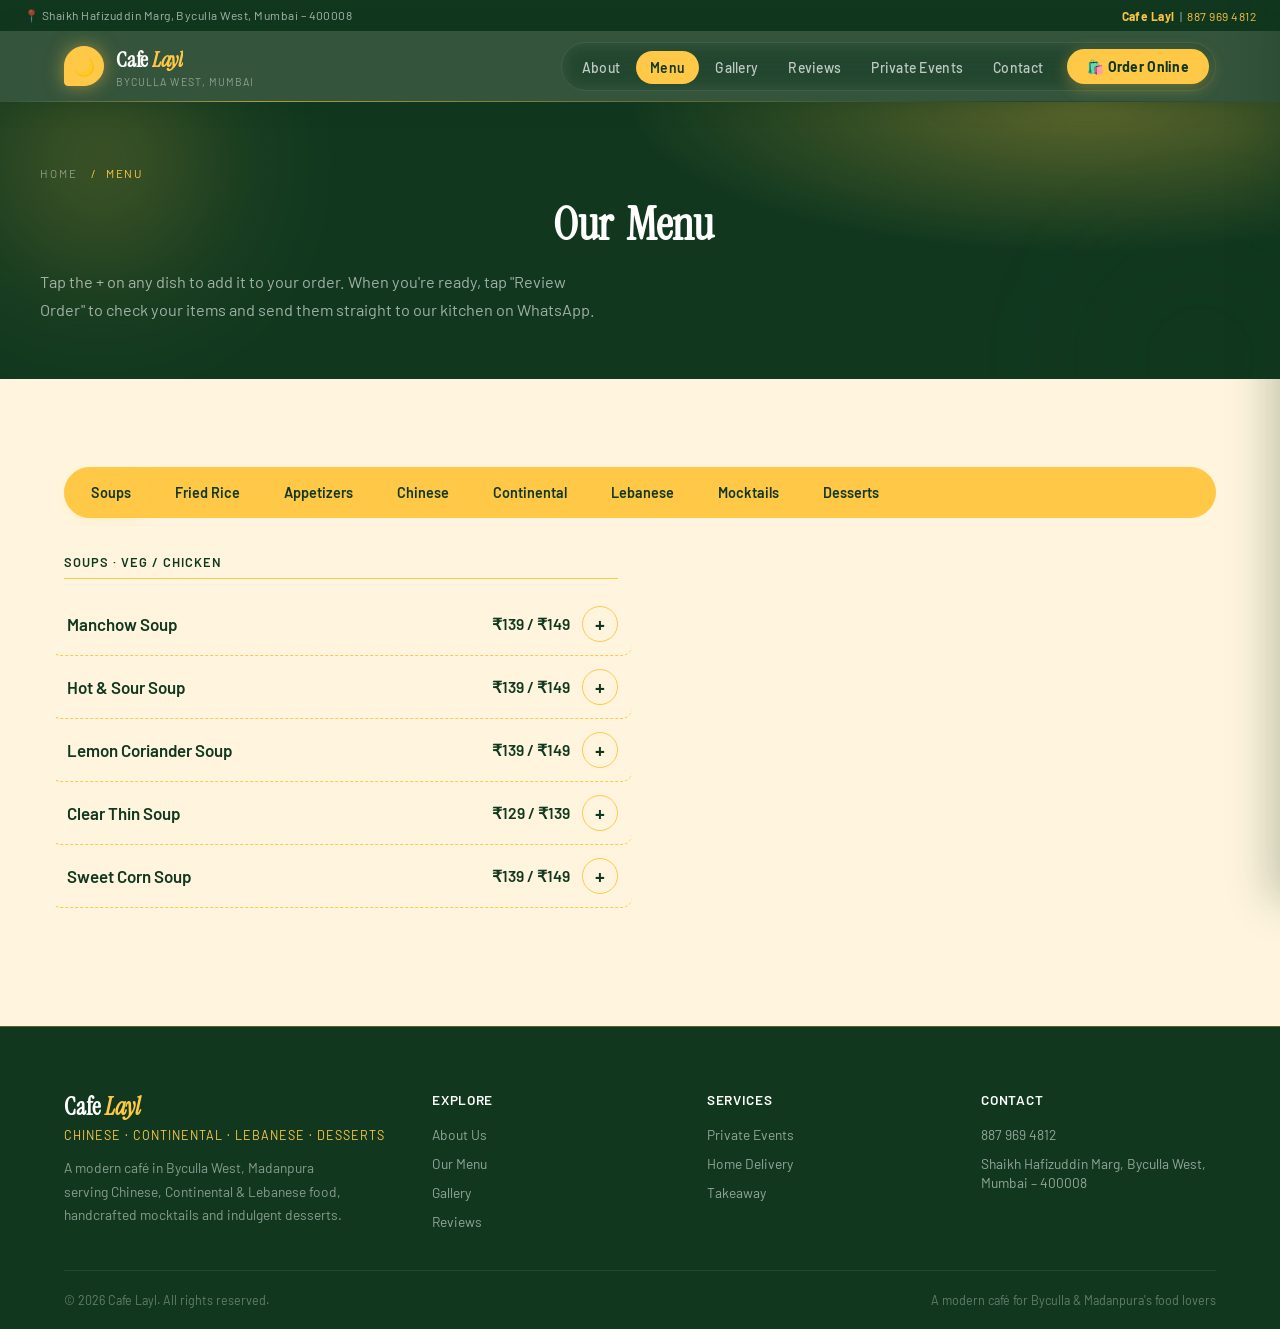
<file: menu.html>
<!DOCTYPE html>
<html lang="en-IN">
<head>
<meta charset="UTF-8">
<meta name="viewport" content="width=device-width, initial-scale=1.0">
<title>Menu &amp; Online Order | Cafe Layl — Byculla, Mumbai</title>
<meta name="description" content="Browse Cafe Layl's full menu — Soups, Fried Rice, Appetizers, Chinese, Continental &amp; Lebanese dishes, mocktails and desserts — and order online via WhatsApp.">
<link rel="preconnect" href="https://fonts.googleapis.com">
<link href="https://fonts.googleapis.com/css2?family=Instrument+Serif:ital@0;1&family=Barlow:wght@300;400;500;600;700&display=swap" rel="stylesheet">
<link rel="stylesheet" href="css/style.css">
</head>
<body>
<div class="topbar">
  <span>📍 Shaikh Hafizuddin Marg, Byculla West, Mumbai – 400008</span>
  <span><strong>Cafe Layl</strong> &nbsp;|&nbsp; <a href="tel:+918879694812">887 969 4812</a></span>
</div>
<!-- NAV -->
<nav class="nav">
  <div class="nav-inner">
    <a href="index.html" class="nav-brand">
      <div class="nav-logo-icon">🌙</div>
      <div>
        <div class="nav-wordmark">Cafe <span>Layl</span></div>
        <span class="nav-tagline">Byculla West, Mumbai</span>
      </div>
    </a>
    <ul class="nav-links">
      <li><a href="about.html">About</a></li>
      <li><a href="menu.html" class="active">Menu</a></li>
      <li><a href="gallery.html">Gallery</a></li>
      <li><a href="reviews.html">Reviews</a></li>
      <li><a href="catering.html">Private Events</a></li>
      <li><a href="contact.html">Contact</a></li>
      <li><a href="menu.html" class="nav-cta">🛍️ Order Online</a></li>
    </ul>
    <button class="nav-toggle" id="navToggle" aria-label="Menu">
      <span></span><span></span><span></span>
    </button>
  </div>
</nav>

<!-- MOBILE NAV -->
<div class="mobile-nav" id="mobileNav">
  <ul>
    <li><a href="about.html" onclick="closeMobileNav()">About</a></li>
    <li><a href="menu.html" onclick="closeMobileNav()" class="active">Menu</a></li>
    <li><a href="gallery.html" onclick="closeMobileNav()">Gallery</a></li>
    <li><a href="reviews.html" onclick="closeMobileNav()">Reviews</a></li>
    <li><a href="catering.html" onclick="closeMobileNav()">Private Events</a></li>
    <li><a href="contact.html" onclick="closeMobileNav()">Contact</a></li>
    <li style="margin-top:10px;"><a href="menu.html" class="btn-primary" style="justify-content:center;" onclick="closeMobileNav()">🛍️ Order Online</a></li>
  </ul>
</div>
<!-- PAGE HERO -->
<div class="page-hero">
  <div class="orb-field">
    <div class="orb orb-gold" style="width:320px;height:320px;top:-100px;left:-60px;"></div>
    <div class="orb orb-green" style="width:280px;height:280px;bottom:-120px;right:-60px;animation-delay:-5s;"></div>
  </div>
  <div class="page-hero-inner">
    <div class="page-hero-eyebrow"><a href="index.html">Home</a> &nbsp;/&nbsp; Menu</div>
    <h1 class="blur-text">Our Menu</h1>
    <p>Tap the + on any dish to add it to your order. When you're ready, tap "Review Order" to check your items and send them straight to our kitchen on WhatsApp.</p>
  </div>
</div>

<!-- FLOATING ORDER BUTTON -->
<button id="floating-order-btn" onclick="openDrawer()">
  🛍️ Review Order &nbsp; <span id="cart-count">0</span>
</button>
<div class="drawer-overlay" id="drawerOverlay" onclick="closeDrawer()"></div>

<!-- ORDER DRAWER -->
<div id="order-drawer">
  <div class="drawer-header">
    <div class="drawer-title">🛍️ <span class="green">Your Order</span></div>
    <button class="drawer-close" onclick="closeDrawer()">✕</button>
  </div>
  <div class="drawer-body" id="drawerBody">
    <div class="drawer-empty" id="drawerEmpty">
      <div class="emoji">🍽️</div>
      <p>No items yet.<br>Browse the menu and tap <strong>+</strong> to add dishes.</p>
    </div>
    <div class="order-items-list" id="orderItemsList" style="display:none;"></div>
  </div>
  <div class="drawer-footer" id="drawerFooter" style="display:none;">
    <div class="customer-fields" id="customerFields">
      <div class="customer-field-row">
        <label class="field-label">Your Name *</label>
        <input type="text" id="customerName" class="field-input" placeholder="Enter your name" />
      </div>
      <div class="customer-field-row">
        <label class="field-label">Delivery Address *</label>
        <textarea id="customerAddress" class="field-input field-textarea" placeholder="Full delivery address..." rows="2"></textarea>
      </div>
    </div>
    <div class="order-summary">
      <div class="summary-row">
        <span id="items-count-label">Items</span>
        <span id="subtotal-display">₹0</span>
      </div>
      <div class="summary-row" id="delivery-row">
        <span>Delivery</span>
        <span id="delivery-label" style="color:var(--whatsapp); font-weight:600;">FREE (orders ≥ ₹300)</span>
      </div>
      <div class="summary-row total">
        <span>Total</span>
        <span class="price-total" id="total-display">₹0</span>
      </div>
    </div>
    <div class="drawer-actions">
      <button class="btn-whatsapp" onclick="sendWhatsApp()">
        <svg width="22" height="22" viewBox="0 0 24 24" fill="currentColor"><path d="M17.472 14.382c-.297-.149-1.758-.867-2.03-.967-.273-.099-.471-.148-.67.15-.197.297-.767.966-.94 1.164-.173.199-.347.223-.644.075-.297-.15-1.255-.463-2.39-1.475-.883-.788-1.48-1.761-1.653-2.059-.173-.297-.018-.458.13-.606.134-.133.298-.347.446-.52.149-.174.198-.298.298-.497.099-.198.05-.371-.025-.52-.075-.149-.669-1.612-.916-2.207-.242-.579-.487-.5-.669-.51-.173-.008-.371-.01-.57-.01-.198 0-.52.074-.792.372-.272.297-1.04 1.016-1.04 2.479 0 1.462 1.065 2.875 1.213 3.074.149.198 2.096 3.2 5.077 4.487.709.306 1.262.489 1.694.625.712.227 1.36.195 1.871.118.571-.085 1.758-.719 2.006-1.413.248-.694.248-1.289.173-1.413-.074-.124-.272-.198-.57-.347m-5.421 7.403h-.004a9.87 9.87 0 01-5.031-1.378l-.361-.214-3.741.982.998-3.648-.235-.374a9.86 9.86 0 01-1.51-5.26c.001-5.45 4.436-9.884 9.888-9.884 2.64 0 5.122 1.03 6.988 2.898a9.825 9.825 0 012.893 6.994c-.003 5.45-4.437 9.884-9.885 9.884m8.413-18.297A11.815 11.815 0 0012.05 0C5.495 0 .16 5.335.157 11.892c0 2.096.547 4.142 1.588 5.945L.057 24l6.305-1.654a11.882 11.882 0 005.683 1.448h.005c6.554 0 11.89-5.335 11.893-11.893a11.821 11.821 0 00-3.48-8.413Z"/></svg>
        Send Order via WhatsApp
      </button>
      <div id="wa-validation-msg" style="display:none; color:var(--ink); font-size:0.86rem; text-align:center; margin-top:-4px; padding: 0 4px;">
        ⚠️ Please enter your name and delivery address before ordering.
      </div>
      <button class="btn-clear" onclick="clearOrder()">✕ Clear entire order</button>
    </div>
  </div>
</div>

<!-- MENU -->
<section class="section section-white">
  <div class="container">
    <div class="menu-tabs" id="menuTabs">
<button class="menu-tab active" data-tab="soups">Soups</button>
<button class="menu-tab" data-tab="friedrice">Fried Rice</button>
<button class="menu-tab" data-tab="appetizers">Appetizers</button>
<button class="menu-tab" data-tab="chinese">Chinese</button>
<button class="menu-tab" data-tab="continental">Continental</button>
<button class="menu-tab" data-tab="lebanese">Lebanese</button>
<button class="menu-tab" data-tab="mocktails">Mocktails</button>
<button class="menu-tab" data-tab="desserts">Desserts</button>
</div>

<div class="menu-panel active" id="tab-soups">
<div class="menu-cols">
<div>
<div class="menu-group">
<div class="menu-group-title">Soups · Veg / Chicken</div>
<div class="dish-row" data-cat="Soup" data-name="Manchow Soup" data-price="139">
<div class="dish-info"><span class="dish-name">Manchow Soup</span></div>
<span class="dish-price">₹139 / ₹149</span>
<div class="dish-controls"><button class="add-btn" onclick="addItem(this)">+</button></div>
</div>
<div class="dish-row" data-cat="Soup" data-name="Hot &amp; Sour Soup" data-price="139">
<div class="dish-info"><span class="dish-name">Hot &amp; Sour Soup</span></div>
<span class="dish-price">₹139 / ₹149</span>
<div class="dish-controls"><button class="add-btn" onclick="addItem(this)">+</button></div>
</div>
<div class="dish-row" data-cat="Soup" data-name="Lemon Coriander Soup" data-price="139">
<div class="dish-info"><span class="dish-name">Lemon Coriander Soup</span></div>
<span class="dish-price">₹139 / ₹149</span>
<div class="dish-controls"><button class="add-btn" onclick="addItem(this)">+</button></div>
</div>
<div class="dish-row" data-cat="Soup" data-name="Clear Thin Soup" data-price="129">
<div class="dish-info"><span class="dish-name">Clear Thin Soup</span></div>
<span class="dish-price">₹129 / ₹139</span>
<div class="dish-controls"><button class="add-btn" onclick="addItem(this)">+</button></div>
</div>
<div class="dish-row" data-cat="Soup" data-name="Sweet Corn Soup" data-price="139">
<div class="dish-info"><span class="dish-name">Sweet Corn Soup</span></div>
<span class="dish-price">₹139 / ₹149</span>
<div class="dish-controls"><button class="add-btn" onclick="addItem(this)">+</button></div>
</div>
</div>
</div>
</div>
</div>

<div class="menu-panel" id="tab-friedrice">
<div class="menu-cols">
<div>
<div class="menu-group">
<div class="menu-group-title">Fried Rice · Veg / Chicken / Seafood</div>
<div class="dish-row" data-cat="Fried Rice" data-name="Fried Rice" data-price="200">
<div class="dish-info"><span class="dish-name">Fried Rice</span></div>
<span class="dish-price">₹200 / ₹230 / ₹269</span>
<div class="dish-controls"><button class="add-btn" onclick="addItem(this)">+</button></div>
</div>
<div class="dish-row" data-cat="Fried Rice" data-name="Burnt Garlic Rice" data-price="220">
<div class="dish-info"><span class="dish-name">Burnt Garlic Rice</span></div>
<span class="dish-price">₹220 / ₹249 / ₹289</span>
<div class="dish-controls"><button class="add-btn" onclick="addItem(this)">+</button></div>
</div>
<div class="dish-row" data-cat="Fried Rice" data-name="Chilli Garlic Rice" data-price="229">
<div class="dish-info"><span class="dish-name">Chilli Garlic Rice</span></div>
<span class="dish-price">₹229 / ₹249 / ₹289</span>
<div class="dish-controls"><button class="add-btn" onclick="addItem(this)">+</button></div>
</div>
<div class="dish-row" data-cat="Fried Rice" data-name="Schezwan Fried Rice" data-price="229">
<div class="dish-info"><span class="dish-name">Schezwan Fried Rice</span></div>
<span class="dish-price">₹229 / ₹249 / ₹289</span>
<div class="dish-controls"><button class="add-btn" onclick="addItem(this)">+</button></div>
</div>
<div class="dish-row" data-cat="Fried Rice" data-name="Singapore Rice" data-price="229">
<div class="dish-info"><span class="dish-name">Singapore Rice</span></div>
<span class="dish-price">₹229 / ₹249 / ₹289</span>
<div class="dish-controls"><button class="add-btn" onclick="addItem(this)">+</button></div>
</div>
<div class="dish-row" data-cat="Fried Rice" data-name="Garlic Spinach Corn Fried Rice" data-price="229">
<div class="dish-info"><span class="dish-name">Garlic Spinach Corn Fried Rice</span></div>
<span class="dish-price">₹229 / ₹249 / ₹289</span>
<div class="dish-controls"><button class="add-btn" onclick="addItem(this)">+</button></div>
</div>
<div class="dish-row" data-cat="Fried Rice" data-name="Hunan Fried Rice" data-price="239">
<div class="dish-info"><span class="dish-name">Hunan Fried Rice</span></div>
<span class="dish-price">₹239 / ₹259 / ₹299</span>
<div class="dish-controls"><button class="add-btn" onclick="addItem(this)">+</button></div>
</div>
<div class="dish-row" data-cat="Fried Rice" data-name="Cafe Layl Special Fried Rice" data-price="239">
<div class="dish-info"><span class="dish-name">Cafe Layl Special Fried Rice</span><span class="dish-sub">House special</span></div>
<span class="dish-price">₹239 / ₹259 / ₹299</span>
<div class="dish-controls"><button class="add-btn" onclick="addItem(this)">+</button></div>
</div>
<div class="dish-row" data-cat="Fried Rice" data-name="Shanghai Rice" data-price="240">
<div class="dish-info"><span class="dish-name">Shanghai Rice</span></div>
<span class="dish-price">₹240 / ₹260 / ₹300</span>
<div class="dish-controls"><button class="add-btn" onclick="addItem(this)">+</button></div>
</div>
<div class="dish-row" data-cat="Fried Rice" data-name="Mangolian Rice" data-price="240">
<div class="dish-info"><span class="dish-name">Mangolian Rice</span></div>
<span class="dish-price">₹240 / ₹260 / ₹300</span>
<div class="dish-controls"><button class="add-btn" onclick="addItem(this)">+</button></div>
</div>
<div class="dish-row" data-cat="Fried Rice" data-name="Combination Rice" data-price="230">
<div class="dish-info"><span class="dish-name">Combination Rice</span></div>
<span class="dish-price">₹230 / ₹250 / ₹290</span>
<div class="dish-controls"><button class="add-btn" onclick="addItem(this)">+</button></div>
</div>
<div class="dish-row" data-cat="Fried Rice" data-name="Amul Butter Rice" data-price="240">
<div class="dish-info"><span class="dish-name">Amul Butter Rice</span></div>
<span class="dish-price">₹240 / ₹260 / ₹300</span>
<div class="dish-controls"><button class="add-btn" onclick="addItem(this)">+</button></div>
</div>
<div class="dish-row" data-cat="Fried Rice" data-name="Korean Rice" data-price="240">
<div class="dish-info"><span class="dish-name">Korean Rice</span></div>
<span class="dish-price">₹240 / ₹260 / ₹300</span>
<div class="dish-controls"><button class="add-btn" onclick="addItem(this)">+</button></div>
</div>
</div>
</div>
</div>
</div>

<div class="menu-panel" id="tab-appetizers">
<div class="menu-cols">
<div>
<div class="menu-group">
<div class="menu-group-title">Starters</div>
<div class="dish-row" data-cat="Appetizer" data-name="Chicken Lollipop" data-price="260">
<div class="dish-info"><span class="dish-name">Chicken Lollipop</span></div>
<span class="dish-price">₹260</span>
<div class="dish-controls"><button class="add-btn" onclick="addItem(this)">+</button></div>
</div>
<div class="dish-row" data-cat="Appetizer" data-name="Chicken Lollipop Dry" data-price="260">
<div class="dish-info"><span class="dish-name">Chicken Lollipop Dry</span></div>
<span class="dish-price">₹260</span>
<div class="dish-controls"><button class="add-btn" onclick="addItem(this)">+</button></div>
</div>
<div class="dish-row" data-cat="Appetizer" data-name="Dragon Chicken" data-price="280">
<div class="dish-info"><span class="dish-name">Dragon Chicken</span><span class="dish-sub">Bestseller</span></div>
<span class="dish-price">₹280</span>
<div class="dish-controls"><button class="add-btn" onclick="addItem(this)">+</button></div>
</div>
<div class="dish-row" data-cat="Appetizer" data-name="Chilli Chicken" data-price="260">
<div class="dish-info"><span class="dish-name">Chilli Chicken</span></div>
<span class="dish-price">₹260</span>
<div class="dish-controls"><button class="add-btn" onclick="addItem(this)">+</button></div>
</div>
<div class="dish-row" data-cat="Appetizer" data-name="Red Chilli Chicken" data-price="270">
<div class="dish-info"><span class="dish-name">Red Chilli Chicken</span></div>
<span class="dish-price">₹270</span>
<div class="dish-controls"><button class="add-btn" onclick="addItem(this)">+</button></div>
</div>
<div class="dish-row" data-cat="Appetizer" data-name="Chicken Crispy" data-price="280">
<div class="dish-info"><span class="dish-name">Chicken Crispy</span></div>
<span class="dish-price">₹280</span>
<div class="dish-controls"><button class="add-btn" onclick="addItem(this)">+</button></div>
</div>
<div class="dish-row" data-cat="Appetizer" data-name="Chicken Wings" data-price="290">
<div class="dish-info"><span class="dish-name">Chicken Wings</span></div>
<span class="dish-price">₹290</span>
<div class="dish-controls"><button class="add-btn" onclick="addItem(this)">+</button></div>
</div>
</div>
</div>
<div>
<div class="menu-group">
<div class="menu-group-title">Sides</div>
<div class="dish-row" data-cat="Appetizer" data-name="French Fries" data-price="140">
<div class="dish-info"><span class="dish-name">French Fries</span></div>
<span class="dish-price">₹140</span>
<div class="dish-controls"><button class="add-btn" onclick="addItem(this)">+</button></div>
</div>
<div class="dish-row" data-cat="Appetizer" data-name="Loaded Fries" data-price="220">
<div class="dish-info"><span class="dish-name">Loaded Fries</span></div>
<span class="dish-price">₹220</span>
<div class="dish-controls"><button class="add-btn" onclick="addItem(this)">+</button></div>
</div>
<div class="dish-row" data-cat="Appetizer" data-name="Garlic Bread" data-price="180">
<div class="dish-info"><span class="dish-name">Garlic Bread</span></div>
<span class="dish-price">₹180</span>
<div class="dish-controls"><button class="add-btn" onclick="addItem(this)">+</button></div>
</div>
</div>
</div>
</div>
</div>

<div class="menu-panel" id="tab-chinese">
<div class="menu-cols">
<div>
<div class="menu-group">
<div class="menu-group-title">Noodles</div>
<div class="dish-row" data-cat="Chinese" data-name="Hakka Noodles" data-price="210">
<div class="dish-info"><span class="dish-name">Hakka Noodles</span></div>
<span class="dish-price">₹210 / ₹240</span>
<div class="dish-controls"><button class="add-btn" onclick="addItem(this)">+</button></div>
</div>
<div class="dish-row" data-cat="Chinese" data-name="Singapore Noodles" data-price="220">
<div class="dish-info"><span class="dish-name">Singapore Noodles</span></div>
<span class="dish-price">₹220 / ₹250</span>
<div class="dish-controls"><button class="add-btn" onclick="addItem(this)">+</button></div>
</div>
<div class="dish-row" data-cat="Chinese" data-name="Triple Schezwan Rice" data-price="260">
<div class="dish-info"><span class="dish-name">Triple Schezwan Rice</span><span class="dish-sub">Rice, noodles &amp; manchurian combo</span></div>
<span class="dish-price">₹260</span>
<div class="dish-controls"><button class="add-btn" onclick="addItem(this)">+</button></div>
</div>
</div>
</div>
<div>
<div class="menu-group">
<div class="menu-group-title">Manchurian &amp; Gravy</div>
<div class="dish-row" data-cat="Chinese" data-name="Veg Manchurian (Dry / Gravy)" data-price="210">
<div class="dish-info"><span class="dish-name">Veg Manchurian (Dry / Gravy)</span></div>
<span class="dish-price">₹210</span>
<div class="dish-controls"><button class="add-btn" onclick="addItem(this)">+</button></div>
</div>
<div class="dish-row" data-cat="Chinese" data-name="Chicken Manchurian (Dry / Gravy)" data-price="250">
<div class="dish-info"><span class="dish-name">Chicken Manchurian (Dry / Gravy)</span></div>
<span class="dish-price">₹250</span>
<div class="dish-controls"><button class="add-btn" onclick="addItem(this)">+</button></div>
</div>
<div class="dish-row" data-cat="Chinese" data-name="Gravy Combination" data-price="260">
<div class="dish-info"><span class="dish-name">Gravy Combination</span><span class="dish-sub">Chilli · Manchurian · Schezwan</span></div>
<span class="dish-price">₹260</span>
<div class="dish-controls"><button class="add-btn" onclick="addItem(this)">+</button></div>
</div>
</div>
</div>
</div>
</div>

<div class="menu-panel" id="tab-continental">
<div class="menu-cols">
<div>
<div class="menu-group">
<div class="menu-group-title">Pasta</div>
<div class="dish-row" data-cat="Continental" data-name="Pasta Alfredo" data-price="260">
<div class="dish-info"><span class="dish-name">Pasta Alfredo</span></div>
<span class="dish-price">₹260</span>
<div class="dish-controls"><button class="add-btn" onclick="addItem(this)">+</button></div>
</div>
<div class="dish-row" data-cat="Continental" data-name="Arrabbiata Pasta" data-price="250">
<div class="dish-info"><span class="dish-name">Arrabbiata Pasta</span></div>
<span class="dish-price">₹250</span>
<div class="dish-controls"><button class="add-btn" onclick="addItem(this)">+</button></div>
</div>
<div class="dish-row" data-cat="Continental" data-name="White Sauce Pasta" data-price="250">
<div class="dish-info"><span class="dish-name">White Sauce Pasta</span></div>
<span class="dish-price">₹250</span>
<div class="dish-controls"><button class="add-btn" onclick="addItem(this)">+</button></div>
</div>
<div class="dish-row" data-cat="Continental" data-name="Pink Sauce Pasta" data-price="260">
<div class="dish-info"><span class="dish-name">Pink Sauce Pasta</span></div>
<span class="dish-price">₹260</span>
<div class="dish-controls"><button class="add-btn" onclick="addItem(this)">+</button></div>
</div>
</div>
</div>
<div>
<div class="menu-group">
<div class="menu-group-title">Sandwiches &amp; Burgers</div>
<div class="dish-row" data-cat="Continental" data-name="Grilled Sandwich" data-price="180">
<div class="dish-info"><span class="dish-name">Grilled Sandwich</span></div>
<span class="dish-price">₹180</span>
<div class="dish-controls"><button class="add-btn" onclick="addItem(this)">+</button></div>
</div>
<div class="dish-row" data-cat="Continental" data-name="Loaded Burger" data-price="220">
<div class="dish-info"><span class="dish-name">Loaded Burger</span></div>
<span class="dish-price">₹220</span>
<div class="dish-controls"><button class="add-btn" onclick="addItem(this)">+</button></div>
</div>
<div class="dish-row" data-cat="Continental" data-name="Garlic Toast" data-price="140">
<div class="dish-info"><span class="dish-name">Garlic Toast</span></div>
<span class="dish-price">₹140</span>
<div class="dish-controls"><button class="add-btn" onclick="addItem(this)">+</button></div>
</div>
<div class="dish-row" data-cat="Continental" data-name="Cheesy Fries" data-price="200">
<div class="dish-info"><span class="dish-name">Cheesy Fries</span></div>
<span class="dish-price">₹200</span>
<div class="dish-controls"><button class="add-btn" onclick="addItem(this)">+</button></div>
</div>
</div>
</div>
</div>
</div>

<div class="menu-panel" id="tab-lebanese">
<div class="menu-cols">
<div>
<div class="menu-group">
<div class="menu-group-title">Wraps &amp; Platters</div>
<div class="dish-row" data-cat="Lebanese" data-name="Chicken Shawarma Roll" data-price="180">
<div class="dish-info"><span class="dish-name">Chicken Shawarma Roll</span><span class="dish-sub">Bestseller</span></div>
<span class="dish-price">₹180</span>
<div class="dish-controls"><button class="add-btn" onclick="addItem(this)">+</button></div>
</div>
<div class="dish-row" data-cat="Lebanese" data-name="Falafel Wrap" data-price="160">
<div class="dish-info"><span class="dish-name">Falafel Wrap</span></div>
<span class="dish-price">₹160</span>
<div class="dish-controls"><button class="add-btn" onclick="addItem(this)">+</button></div>
</div>
<div class="dish-row" data-cat="Lebanese" data-name="Hummus with Pita" data-price="190">
<div class="dish-info"><span class="dish-name">Hummus with Pita</span></div>
<span class="dish-price">₹190</span>
<div class="dish-controls"><button class="add-btn" onclick="addItem(this)">+</button></div>
</div>
<div class="dish-row" data-cat="Lebanese" data-name="Lebanese Mixed Platter" data-price="390">
<div class="dish-info"><span class="dish-name">Lebanese Mixed Platter</span><span class="dish-sub">Shawarma, falafel, hummus &amp; pita</span></div>
<span class="dish-price">₹390</span>
<div class="dish-controls"><button class="add-btn" onclick="addItem(this)">+</button></div>
</div>
</div>
</div>
<div>
<div class="menu-group">
<div class="menu-group-title">Sides</div>
<div class="dish-row" data-cat="Lebanese" data-name="Pita Bread (Basket)" data-price="90">
<div class="dish-info"><span class="dish-name">Pita Bread (Basket)</span></div>
<span class="dish-price">₹90</span>
<div class="dish-controls"><button class="add-btn" onclick="addItem(this)">+</button></div>
</div>
<div class="dish-row" data-cat="Lebanese" data-name="Garlic Sauce" data-price="40">
<div class="dish-info"><span class="dish-name">Garlic Sauce</span></div>
<span class="dish-price">₹40</span>
<div class="dish-controls"><button class="add-btn" onclick="addItem(this)">+</button></div>
</div>
</div>
</div>
</div>
</div>

<div class="menu-panel" id="tab-mocktails">
<div class="menu-cols">
<div>
<div class="menu-group">
<div class="menu-group-title">Mocktails</div>
<div class="dish-row" data-cat="Mocktail" data-name="Virgin Mojito" data-price="160">
<div class="dish-info"><span class="dish-name">Virgin Mojito</span></div>
<span class="dish-price">₹160</span>
<div class="dish-controls"><button class="add-btn" onclick="addItem(this)">+</button></div>
</div>
<div class="dish-row" data-cat="Mocktail" data-name="Blue Lagoon" data-price="170">
<div class="dish-info"><span class="dish-name">Blue Lagoon</span></div>
<span class="dish-price">₹170</span>
<div class="dish-controls"><button class="add-btn" onclick="addItem(this)">+</button></div>
</div>
<div class="dish-row" data-cat="Mocktail" data-name="Watermelon Cooler" data-price="150">
<div class="dish-info"><span class="dish-name">Watermelon Cooler</span></div>
<span class="dish-price">₹150</span>
<div class="dish-controls"><button class="add-btn" onclick="addItem(this)">+</button></div>
</div>
<div class="dish-row" data-cat="Mocktail" data-name="Fresh Lime Soda" data-price="90">
<div class="dish-info"><span class="dish-name">Fresh Lime Soda</span></div>
<span class="dish-price">₹90</span>
<div class="dish-controls"><button class="add-btn" onclick="addItem(this)">+</button></div>
</div>
<div class="dish-row" data-cat="Mocktail" data-name="Mint Cooler" data-price="140">
<div class="dish-info"><span class="dish-name">Mint Cooler</span></div>
<span class="dish-price">₹140</span>
<div class="dish-controls"><button class="add-btn" onclick="addItem(this)">+</button></div>
</div>
<div class="dish-row" data-cat="Mocktail" data-name="Fruit Punch" data-price="160">
<div class="dish-info"><span class="dish-name">Fruit Punch</span></div>
<span class="dish-price">₹160</span>
<div class="dish-controls"><button class="add-btn" onclick="addItem(this)">+</button></div>
</div>
</div>
</div>
<div>
<div class="menu-group">
<div class="menu-group-title">Coffee &amp; Shakes</div>
<div class="dish-row" data-cat="Beverage" data-name="Cold Coffee" data-price="140">
<div class="dish-info"><span class="dish-name">Cold Coffee</span></div>
<span class="dish-price">₹140</span>
<div class="dish-controls"><button class="add-btn" onclick="addItem(this)">+</button></div>
</div>
<div class="dish-row" data-cat="Beverage" data-name="Iced Coffee" data-price="150">
<div class="dish-info"><span class="dish-name">Iced Coffee</span></div>
<span class="dish-price">₹150</span>
<div class="dish-controls"><button class="add-btn" onclick="addItem(this)">+</button></div>
</div>
<div class="dish-row" data-cat="Beverage" data-name="Chocolate Shake" data-price="170">
<div class="dish-info"><span class="dish-name">Chocolate Shake</span></div>
<span class="dish-price">₹170</span>
<div class="dish-controls"><button class="add-btn" onclick="addItem(this)">+</button></div>
</div>
<div class="dish-row" data-cat="Beverage" data-name="Oreo Shake" data-price="180">
<div class="dish-info"><span class="dish-name">Oreo Shake</span></div>
<span class="dish-price">₹180</span>
<div class="dish-controls"><button class="add-btn" onclick="addItem(this)">+</button></div>
</div>
<div class="dish-row" data-cat="Beverage" data-name="KitKat Shake" data-price="190">
<div class="dish-info"><span class="dish-name">KitKat Shake</span></div>
<span class="dish-price">₹190</span>
<div class="dish-controls"><button class="add-btn" onclick="addItem(this)">+</button></div>
</div>
<div class="dish-row" data-cat="Beverage" data-name="Fresh Juices (Seasonal)" data-price="130">
<div class="dish-info"><span class="dish-name">Fresh Juices (Seasonal)</span></div>
<span class="dish-price">₹130</span>
<div class="dish-controls"><button class="add-btn" onclick="addItem(this)">+</button></div>
</div>
</div>
</div>
</div>
</div>

<div class="menu-panel" id="tab-desserts">
<div class="menu-cols">
<div>
<div class="menu-group">
<div class="menu-group-title">Desserts</div>
<div class="dish-row" data-cat="Dessert" data-name="Chocolate Brownie" data-price="160">
<div class="dish-info"><span class="dish-name">Chocolate Brownie</span></div>
<span class="dish-price">₹160</span>
<div class="dish-controls"><button class="add-btn" onclick="addItem(this)">+</button></div>
</div>
<div class="dish-row" data-cat="Dessert" data-name="Ice Cream Sundae" data-price="190">
<div class="dish-info"><span class="dish-name">Ice Cream Sundae</span></div>
<span class="dish-price">₹190</span>
<div class="dish-controls"><button class="add-btn" onclick="addItem(this)">+</button></div>
</div>
<div class="dish-row" data-cat="Dessert" data-name="Belgian Chocolate Dessert" data-price="220">
<div class="dish-info"><span class="dish-name">Belgian Chocolate Dessert</span><span class="dish-sub">Bestseller</span></div>
<span class="dish-price">₹220</span>
<div class="dish-controls"><button class="add-btn" onclick="addItem(this)">+</button></div>
</div>
<div class="dish-row" data-cat="Dessert" data-name="Waffles" data-price="200">
<div class="dish-info"><span class="dish-name">Waffles</span></div>
<span class="dish-price">₹200</span>
<div class="dish-controls"><button class="add-btn" onclick="addItem(this)">+</button></div>
</div>
<div class="dish-row" data-cat="Dessert" data-name="Chocolate Lava Cake" data-price="180">
<div class="dish-info"><span class="dish-name">Chocolate Lava Cake</span></div>
<span class="dish-price">₹180</span>
<div class="dish-controls"><button class="add-btn" onclick="addItem(this)">+</button></div>
</div>
<div class="dish-row" data-cat="Dessert" data-name="Classic Ice Cream (Scoop)" data-price="90">
<div class="dish-info"><span class="dish-name">Classic Ice Cream (Scoop)</span></div>
<span class="dish-price">₹90</span>
<div class="dish-controls"><button class="add-btn" onclick="addItem(this)">+</button></div>
</div>
<div class="dish-row" data-cat="Dessert" data-name="Premium Dessert Platter" data-price="280">
<div class="dish-info"><span class="dish-name">Premium Dessert Platter</span></div>
<span class="dish-price">₹280</span>
<div class="dish-controls"><button class="add-btn" onclick="addItem(this)">+</button></div>
</div>
</div>
</div>
</div>
</div>

  </div>
</section>

<!-- FOOTER -->
<footer>
  <div class="container">
    <div class="footer-grid">
      <div>
        <div class="footer-brand-name">Cafe <span>Layl</span></div>
        <div class="footer-tagline">Chinese · Continental · Lebanese · Desserts</div>
        <p class="footer-desc">A modern café in Byculla West, Madanpura serving Chinese, Continental &amp; Lebanese food, handcrafted mocktails and indulgent desserts.</p>
      </div>
      <div class="footer-col">
        <h4>Explore</h4>
        <ul>
          <li><a href="about.html">About Us</a></li>
          <li><a href="menu.html">Our Menu</a></li>
          <li><a href="gallery.html">Gallery</a></li>
          <li><a href="reviews.html">Reviews</a></li>
        </ul>
      </div>
      <div class="footer-col">
        <h4>Services</h4>
        <ul>
          <li><a href="catering.html">Private Events</a></li>
          <li><a href="tel:+918879694812">Home Delivery</a></li>
          <li><a href="menu.html">Takeaway</a></li>
        </ul>
      </div>
      <div class="footer-col">
        <h4>Contact</h4>
        <ul>
          <li><a href="tel:+918879694812">887 969 4812</a></li>
          <li><a href="contact.html">Shaikh Hafizuddin Marg, Byculla West, Mumbai – 400008</a></li>
        </ul>
      </div>
    </div>
    <div class="footer-bottom">
      <span>© 2026 Cafe Layl. All rights reserved.</span>
      <span>A modern café for Byculla &amp; Madanpura's food lovers</span>
    </div>
  </div>
</footer>
<script src="js/main.js"></script>
<script src="js/order.js"></script>
</body>
</html>
</file>
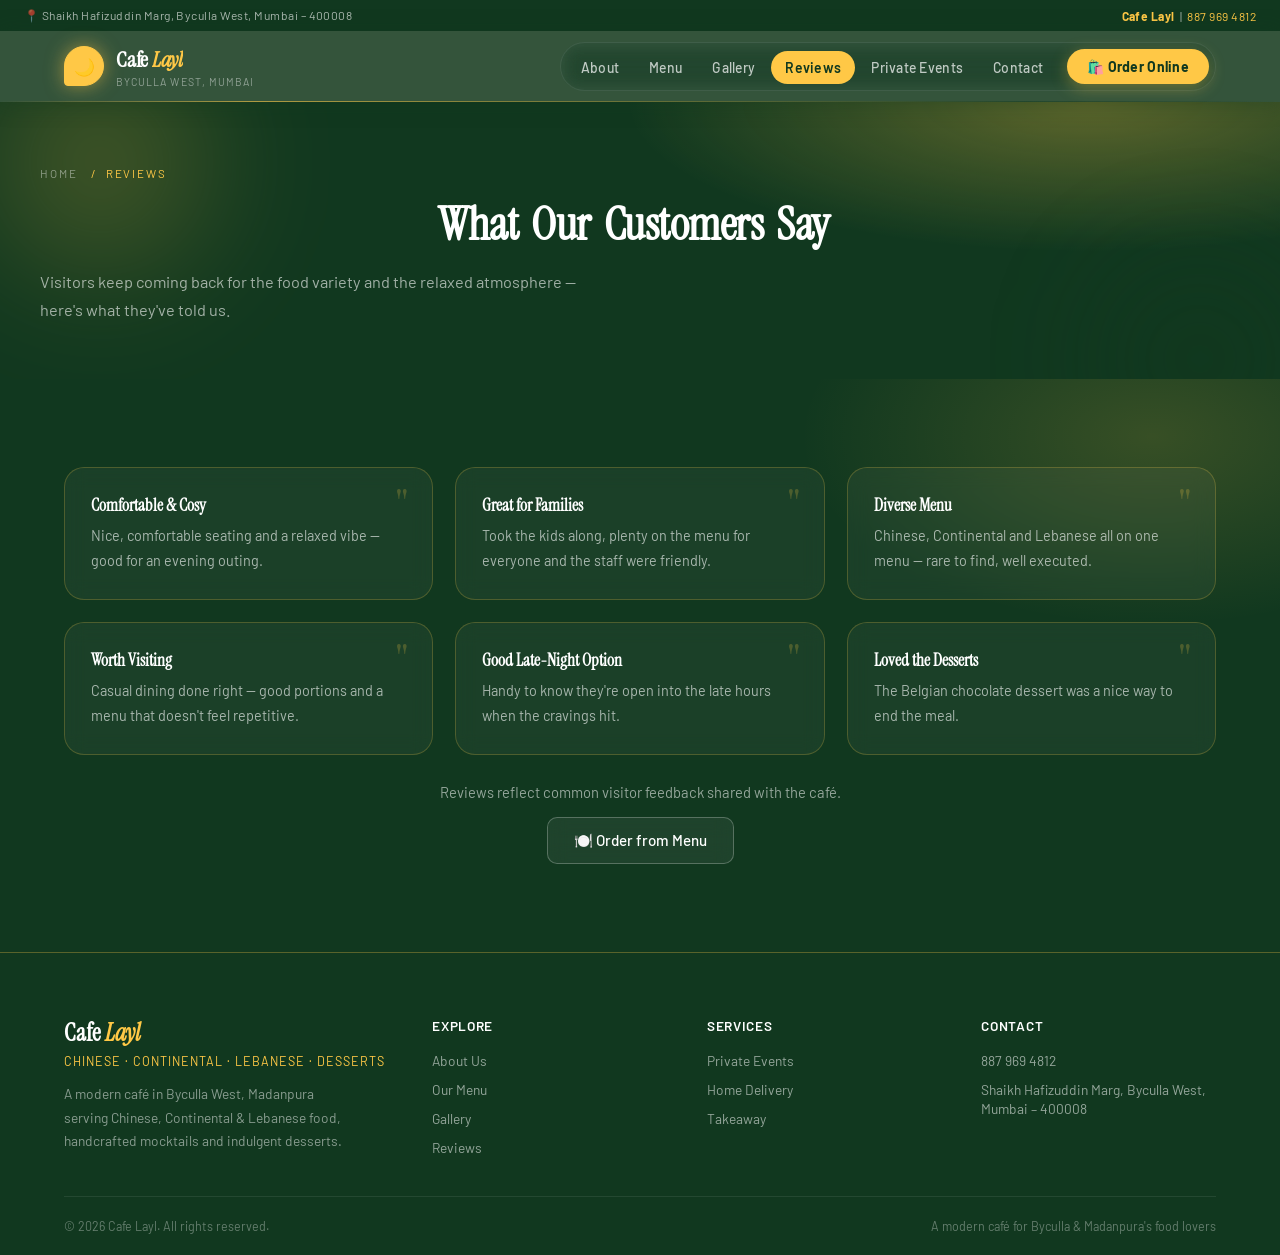
<file: reviews.html>
<!DOCTYPE html>
<html lang="en-IN">
<head>
<meta charset="UTF-8">
<meta name="viewport" content="width=device-width, initial-scale=1.0">
<title>Reviews | Cafe Layl — Byculla, Mumbai</title>
<meta name="description" content="What customers say about Cafe Layl — a modern Chinese, Continental &amp; Lebanese café in Byculla West, Mumbai.">
<link rel="preconnect" href="https://fonts.googleapis.com">
<link href="https://fonts.googleapis.com/css2?family=Instrument+Serif:ital@0;1&family=Barlow:wght@300;400;500;600;700&display=swap" rel="stylesheet">
<link rel="stylesheet" href="css/style.css">
</head>
<body>
<div class="topbar">
  <span>📍 Shaikh Hafizuddin Marg, Byculla West, Mumbai – 400008</span>
  <span><strong>Cafe Layl</strong> &nbsp;|&nbsp; <a href="tel:+918879694812">887 969 4812</a></span>
</div>
<!-- NAV -->
<nav class="nav">
  <div class="nav-inner">
    <a href="index.html" class="nav-brand">
      <div class="nav-logo-icon">🌙</div>
      <div>
        <div class="nav-wordmark">Cafe <span>Layl</span></div>
        <span class="nav-tagline">Byculla West, Mumbai</span>
      </div>
    </a>
    <ul class="nav-links">
      <li><a href="about.html">About</a></li>
      <li><a href="menu.html">Menu</a></li>
      <li><a href="gallery.html">Gallery</a></li>
      <li><a href="reviews.html" class="active">Reviews</a></li>
      <li><a href="catering.html">Private Events</a></li>
      <li><a href="contact.html">Contact</a></li>
      <li><a href="menu.html" class="nav-cta">🛍️ Order Online</a></li>
    </ul>
    <button class="nav-toggle" id="navToggle" aria-label="Menu">
      <span></span><span></span><span></span>
    </button>
  </div>
</nav>

<!-- MOBILE NAV -->
<div class="mobile-nav" id="mobileNav">
  <ul>
    <li><a href="about.html" onclick="closeMobileNav()">About</a></li>
    <li><a href="menu.html" onclick="closeMobileNav()">Menu</a></li>
    <li><a href="gallery.html" onclick="closeMobileNav()">Gallery</a></li>
    <li><a href="reviews.html" onclick="closeMobileNav()" class="active">Reviews</a></li>
    <li><a href="catering.html" onclick="closeMobileNav()">Private Events</a></li>
    <li><a href="contact.html" onclick="closeMobileNav()">Contact</a></li>
    <li style="margin-top:10px;"><a href="menu.html" class="btn-primary" style="justify-content:center;" onclick="closeMobileNav()">🛍️ Order Online</a></li>
  </ul>
</div>
<!-- PAGE HERO -->
<div class="page-hero">
  <div class="orb-field">
    <div class="orb orb-gold" style="width:320px;height:320px;top:-100px;left:-60px;"></div>
    <div class="orb orb-green" style="width:280px;height:280px;bottom:-120px;right:-60px;animation-delay:-5s;"></div>
  </div>
  <div class="page-hero-inner">
    <div class="page-hero-eyebrow"><a href="index.html">Home</a> &nbsp;/&nbsp; Reviews</div>
    <h1 class="blur-text">What Our Customers Say</h1>
    <p>Visitors keep coming back for the food variety and the relaxed atmosphere — here's what they've told us.</p>
  </div>
</div>

<section class="section section-dark">
  <div class="container">
    <div class="reviews-grid">
<div class="review-card"><div class="review-quote">"</div><div class="review-title">Comfortable &amp; Cosy</div><p class="review-text">Nice, comfortable seating and a relaxed vibe — good for an evening outing.</p></div>
<div class="review-card"><div class="review-quote">"</div><div class="review-title">Great for Families</div><p class="review-text">Took the kids along, plenty on the menu for everyone and the staff were friendly.</p></div>
<div class="review-card"><div class="review-quote">"</div><div class="review-title">Diverse Menu</div><p class="review-text">Chinese, Continental and Lebanese all on one menu — rare to find, well executed.</p></div>
<div class="review-card"><div class="review-quote">"</div><div class="review-title">Worth Visiting</div><p class="review-text">Casual dining done right — good portions and a menu that doesn't feel repetitive.</p></div>
<div class="review-card"><div class="review-quote">"</div><div class="review-title">Good Late-Night Option</div><p class="review-text">Handy to know they're open into the late hours when the cravings hit.</p></div>
<div class="review-card"><div class="review-quote">"</div><div class="review-title">Loved the Desserts</div><p class="review-text">The Belgian chocolate dessert was a nice way to end the meal.</p></div>
</div>
    <p style="text-align:center; color:rgba(255,255,255,0.55); margin-top:28px; font-size:0.92rem;">Reviews reflect common visitor feedback shared with the café.</p>
    <div style="margin-top:16px; text-align:center;"><a href="menu.html" class="btn-outline">🍽️ Order from Menu</a></div>
  </div>
</section>

<!-- FOOTER -->
<footer>
  <div class="container">
    <div class="footer-grid">
      <div>
        <div class="footer-brand-name">Cafe <span>Layl</span></div>
        <div class="footer-tagline">Chinese · Continental · Lebanese · Desserts</div>
        <p class="footer-desc">A modern café in Byculla West, Madanpura serving Chinese, Continental &amp; Lebanese food, handcrafted mocktails and indulgent desserts.</p>
      </div>
      <div class="footer-col">
        <h4>Explore</h4>
        <ul>
          <li><a href="about.html">About Us</a></li>
          <li><a href="menu.html">Our Menu</a></li>
          <li><a href="gallery.html">Gallery</a></li>
          <li><a href="reviews.html">Reviews</a></li>
        </ul>
      </div>
      <div class="footer-col">
        <h4>Services</h4>
        <ul>
          <li><a href="catering.html">Private Events</a></li>
          <li><a href="tel:+918879694812">Home Delivery</a></li>
          <li><a href="menu.html">Takeaway</a></li>
        </ul>
      </div>
      <div class="footer-col">
        <h4>Contact</h4>
        <ul>
          <li><a href="tel:+918879694812">887 969 4812</a></li>
          <li><a href="contact.html">Shaikh Hafizuddin Marg, Byculla West, Mumbai – 400008</a></li>
        </ul>
      </div>
    </div>
    <div class="footer-bottom">
      <span>© 2026 Cafe Layl. All rights reserved.</span>
      <span>A modern café for Byculla &amp; Madanpura's food lovers</span>
    </div>
  </div>
</footer>
<script src="js/main.js"></script>
</body>
</html>
</file>
<file: css/style.css>
/* ═══════════════════════════════════════════════════════════
   CAFE LAYL — DESIGN SYSTEM (v5)
   ONLY 2 SOLID COLORS: #FFC846 (gold), #11381F (ink). White is
   page canvas only. No washes, no tints, no third hue anywhere.
   ═══════════════════════════════════════════════════════════ */
:root {
  --gold:         #FFC846;
  --gold-deep:    var(--ink);
  --gold-light:   var(--gold);
  --gold-wash:    var(--gold);

  --ink:          #11381F;
  --ink-mid:      #11381F;
  --ink-soft:     var(--ink);
  --ink-light:    var(--ink);

  --green:        var(--ink);
  --green-deep:   var(--ink);
  --green-light:  var(--gold);
  --green-wash:   var(--gold);

  --ivory:        #FFF5DE;
  --ivory-dark:   var(--gold);
  --ivory-mid:    var(--gold);

  --white:        #FFFFFF;
  --text:         var(--ink);
  --text-soft:    var(--ink);
  --text-muted:   var(--ink);

  --whatsapp:       var(--gold);
  --whatsapp-dark:  var(--ink);
  --whatsapp-wash:  var(--gold);

  --font-display: 'Instrument Serif', serif;
  --font-body:    'Barlow', sans-serif;
  --font-mono:    'Barlow', sans-serif;

  --radius:     10px;
  --radius-lg:  20px;
  --shadow:     0 4px 20px rgba(17,56,31,0.14);
  --shadow-lg:  0 20px 50px rgba(17,56,31,0.28);
  --transition: 0.22s cubic-bezier(0.4,0,0.2,1);
}



*, *::before, *::after { box-sizing: border-box; margin: 0; padding: 0; }
html { scroll-behavior: smooth; font-size: 16px; }
body { font-family: var(--font-body); background: var(--ivory); color: var(--text); overflow-x: hidden; }
img { max-width: 100%; display: block; }
a { color: inherit; text-decoration: none; }
button { cursor: pointer; border: none; background: none; font: inherit; }
:focus-visible { outline: 2px solid var(--gold); outline-offset: 3px; }
.container { max-width: 1200px; margin: 0 auto; padding: 0 24px; }

/* ═══════════════ LIQUID GLASS SYSTEM ═══════════════ */
.liquid-glass {
  background: rgba(255,255,255,0.06);
  backdrop-filter: blur(14px);
  -webkit-backdrop-filter: blur(14px);
  border: none;
  box-shadow: inset 0 1px 1px rgba(255,255,255,0.16);
  position: relative;
  overflow: hidden;
}
.liquid-glass::before {
  content: "";
  position: absolute; inset: 0;
  border-radius: inherit;
  padding: 1.4px;
  background: linear-gradient(180deg,
    rgba(255,255,255,0.5) 0%,
    rgba(255,200,70,0.35) 20%,
    rgba(255,255,255,0) 40%,
    rgba(255,255,255,0) 60%,
    rgba(17,56,31,0.35) 80%,
    rgba(255,255,255,0.5) 100%);
  -webkit-mask: linear-gradient(#fff 0 0) content-box, linear-gradient(#fff 0 0);
  -webkit-mask-composite: xor;
  mask-composite: exclude;
  pointer-events: none;
}
.liquid-glass-strong {
  background: rgba(255,255,255,0.07);
  backdrop-filter: blur(30px);
  -webkit-backdrop-filter: blur(30px);
  border: none;
  box-shadow: 4px 4px 16px rgba(17,56,31,0.12), inset 0 1px 1px rgba(255,255,255,0.2);
  position: relative;
  overflow: hidden;
}
.liquid-glass-strong::before {
  content: "";
  position: absolute; inset: 0;
  border-radius: inherit;
  padding: 1.4px;
  background: linear-gradient(180deg,
    rgba(255,255,255,0.6) 0%,
    rgba(255,200,70,0.4) 20%,
    rgba(255,255,255,0) 40%,
    rgba(255,255,255,0) 60%,
    rgba(17,56,31,0.4) 80%,
    rgba(255,255,255,0.6) 100%);
  -webkit-mask: linear-gradient(#fff 0 0) content-box, linear-gradient(#fff 0 0);
  -webkit-mask-composite: xor;
  mask-composite: exclude;
  pointer-events: none;
}
/* on light backgrounds, glass needs a darker tint to stay legible */
.section-white .liquid-glass, .section-ivory .liquid-glass {
  background: rgba(17,56,31,0.035);
  box-shadow: inset 0 1px 1px rgba(255,255,255,0.5), 0 1px 2px rgba(17,56,31,0.06);
}

/* ═══════════════ AMBIENT / ALIVE BACKGROUND ═══════════════ */
.orb-field { position: absolute; inset: 0; overflow: hidden; pointer-events: none; z-index: 1; }
.orb {
  position: absolute; border-radius: 50%; filter: blur(60px);
  animation: orbFloat 16s ease-in-out infinite;
  opacity: 0.55;
}
.orb-gold  { background: radial-gradient(circle, rgba(255,200,70,0.55) 0%, transparent 70%); }
.orb-green { background: radial-gradient(circle, rgba(17,56,31,0.5) 0%, transparent 70%); }
@keyframes orbFloat {
  0%, 100% { transform: translate(0,0) scale(1); }
  33%      { transform: translate(4%, -6%) scale(1.08); }
  66%      { transform: translate(-3%, 5%) scale(0.95); }
}
@keyframes softPulse {
  0%, 100% { opacity: 0.55; }
  50%      { opacity: 0.85; }
}
@keyframes shimmer {
  0%   { background-position: -200% 0; }
  100% { background-position: 200% 0; }
}
@keyframes floatY {
  0%, 100% { transform: translateY(0); }
  50%      { transform: translateY(-8px); }
}
@keyframes marqueeScroll {
  from { transform: translateX(0); }
  to   { transform: translateX(-50%); }
}

/* ── Blur-text word-in animation (JS splits text into .blur-word spans) ── */
.blur-word {
  display: inline-block;
  opacity: 0;
  filter: blur(10px);
  transform: translateY(20px);
  margin-right: 0.28em;
  animation: blurWordIn 0.45s cubic-bezier(0.2,0.8,0.2,1) forwards;
}
@keyframes blurWordIn {
  0%   { filter: blur(10px); opacity: 0;   transform: translateY(20px); }
  50%  { filter: blur(5px);  opacity: 0.6; transform: translateY(-3px); }
  100% { filter: blur(0);    opacity: 1;   transform: translateY(0); }
}

/* ═══════════════ TOP BAR ═══════════════ */
.topbar {
  background: var(--ink);
  color: rgba(255,255,255,0.65);
  font-size: 0.75rem;
  letter-spacing: 0.04em;
  padding: 8px 24px;
  display: flex;
  justify-content: space-between;
  align-items: center;
  flex-wrap: wrap;
  gap: 6px;
}
.topbar a { color: var(--gold-light); }
.topbar strong { color: var(--gold); }

/* ═══════════════ NAV — frosted glass, pill active-state ═══════════════ */
.nav {
  position: sticky;
  top: 0;
  z-index: 200;
  background: rgba(17,56,31,0.85);
  backdrop-filter: blur(16px);
  -webkit-backdrop-filter: blur(16px);
  border-bottom: 1px solid transparent;
  border-image: linear-gradient(90deg, transparent, rgba(255,200,70,0.6) 20%, rgba(17,56,31,0.5) 80%, transparent) 1;
  box-shadow: 0 2px 20px rgba(17,56,31,0.35);
  transition: box-shadow var(--transition);
}
.nav-inner {
  max-width: 1200px;
  margin: 0 auto;
  padding: 0 24px;
  height: 70px;
  display: flex;
  align-items: center;
  justify-content: space-between;
  gap: 24px;
}
.nav-brand { display: flex; align-items: center; gap: 12px; }
.nav-logo-icon {
  width: 40px; height: 40px;
  border-radius: 50% 50% 50% 4px;
  background: var(--gold);
  border: 1px solid var(--gold-light);
  display: flex; align-items: center; justify-content: center;
  font-size: 1.05rem;
  flex-shrink: 0;
  color: var(--ink);
  box-shadow: 0 0 18px rgba(255,200,70,0.5);
  animation: softPulse 4s ease-in-out infinite;
  transition: transform var(--transition);
}
.nav-brand:hover .nav-logo-icon { transform: rotate(-8deg) scale(1.05); }
.nav-wordmark {
  font-family: var(--font-display);
  font-size: 1.4rem;
  font-weight: 600;
  color: var(--white);
  letter-spacing: -0.01em;
}
.nav-wordmark span {
  background: linear-gradient(120deg, var(--gold-light) 0%, var(--gold) 60%, var(--gold-light) 100%);
  -webkit-background-clip: text; background-clip: text; -webkit-text-fill-color: transparent;
  font-style: italic;
}
.nav-tagline {
  font-size: 0.66rem;
  color: rgba(255,255,255,0.45);
  letter-spacing: 0.1em;
  text-transform: uppercase;
  display: block;
  line-height: 1;
  margin-top: 3px;
}
.nav-links {
  display: flex; align-items: center; gap: 2px; list-style: none;
  background: rgba(255,255,255,0.05);
  backdrop-filter: blur(10px); -webkit-backdrop-filter: blur(10px);
  border: 1px solid rgba(255,255,255,0.08);
  border-radius: 9999px; padding: 6px;
}
.nav-links a {
  font-size: 0.87rem;
  font-weight: 500;
  color: rgba(255,255,255,0.72);
  transition: all var(--transition);
  letter-spacing: 0.02em;
  position: relative;
  padding: 8px 14px;
  border-radius: 20px;
}
.nav-links a:hover { color: var(--gold-light); background: rgba(255,200,70,0.10); }
.nav-links a.active { color: var(--ink); background: var(--gold); font-weight: 600; }
.nav-links li:has(> .nav-cta) { margin-left: 8px; }
.nav-cta {
  background: var(--gold) !important;
  color: var(--ink) !important;
  padding: 9px 20px !important;
  border-radius: 24px !important;
  font-weight: 700 !important;
  font-size: 0.85rem;
  transition: all var(--transition);
  display: flex; align-items: center; gap: 6px;
  white-space: nowrap;
  box-shadow: 0 4px 16px rgba(255,200,70,0.35);
}
.nav-cta:hover { transform: translateY(-1px); box-shadow: 0 6px 20px rgba(255,200,70,0.5); }

.nav-toggle { display: none; flex-direction: column; gap: 5px; padding: 6px; background: none; border: none; }
.nav-toggle span { width: 22px; height: 2px; background: var(--gold); display: block; border-radius: 2px; }

.mobile-nav {
  display: none;
  position: fixed; inset: 70px 0 0 0;
  background: var(--ink);
  z-index: 199;
  padding: 20px 24px;
  overflow-y: auto;
}
.mobile-nav.open { display: block; }
.mobile-nav ul { list-style: none; display: flex; flex-direction: column; gap: 4px; }
.mobile-nav a {
  display: block;
  padding: 14px 4px;
  color: rgba(255,255,255,0.85);
  font-size: 1.02rem;
  font-weight: 500;
  border-bottom: 1px solid rgba(255,255,255,0.08);
}
.mobile-nav a.active { color: var(--gold-light); }

/* ═══════════════ HERO (home) ═══════════════ */
.hero {
  background: linear-gradient(165deg, var(--ink) 0%, #11381F 100%);
  position: relative;
  overflow: hidden;
  min-height: 88vh;
  display: flex;
  align-items: center;
}
.hero::before {
  content: '';
  position: absolute; inset: 0;
  background:
    radial-gradient(ellipse 60% 80% at 8% 100%, rgba(255,200,70,0.32) 0%, transparent 62%),
    radial-gradient(ellipse 55% 65% at 92% 0%, rgba(17,56,31,0.22) 0%, transparent 58%);
  pointer-events: none;
}
.hero::after {
  content: '';
  position: absolute; inset: 0;
  background-image: radial-gradient(rgba(255,255,255,0.10) 1px, transparent 1px);
  background-size: 34px 34px;
  pointer-events: none;
  opacity: 0.55;
}
.hero-inner {
  position: relative; z-index: 2;
  max-width: 1200px; margin: 0 auto; padding: 80px 24px;
  display: grid; grid-template-columns: 1.1fr 0.9fr;
  gap: 60px; align-items: center; width: 100%;
}
.hero-copy { animation: fadeSlideUp 0.8s cubic-bezier(0.2,0.8,0.2,1) both; }
.hero-visual { animation: fadeSlideUp 0.8s 0.18s cubic-bezier(0.2,0.8,0.2,1) both; }
@keyframes fadeSlideUp { from { opacity: 0; transform: translateY(26px); } to { opacity: 1; transform: translateY(0); } }
.hero-eyebrow {
  font-family: var(--font-mono);
  font-size: 0.72rem;
  letter-spacing: 0.16em;
  text-transform: uppercase;
  color: var(--gold-light);
  margin-bottom: 18px;
  display: flex; align-items: center; gap: 10px;
}
.hero-eyebrow::after {
  content: ''; flex: 1; max-width: 60px; height: 1px;
  background: var(--gold); opacity: 0.5;
}
.hero h1 {
  font-family: var(--font-display);
  font-size: clamp(2.5rem, 4.4vw, 4rem);
  font-weight: 600;
  color: var(--white);
  line-height: 1.08;
  letter-spacing: -0.01em;
  margin-bottom: 22px;
}
.hero h1 .accent {
  background: linear-gradient(100deg, var(--gold-light) 0%, var(--gold) 50%, var(--gold-light) 100%);
  -webkit-background-clip: text; background-clip: text; -webkit-text-fill-color: transparent;
  font-style: italic; display: block;
}
.hero h1 .accent2 { color: var(--green-light); }
.hero-desc {
  color: rgba(255,255,255,0.62);
  font-size: 1.06rem;
  line-height: 1.75;
  max-width: 500px;
  margin-bottom: 36px;
}
.hero-ctas { display: flex; gap: 14px; flex-wrap: wrap; margin-bottom: 42px; }

/* ── Buttons: gold primary w/ shine-sweep, dark outline ── */
.btn-primary, .btn-dark, .btn-whatsapp {
  position: relative; overflow: hidden;
}
.btn-primary::after, .btn-dark::after, .btn-whatsapp::after {
  content: ''; position: absolute; top: 0; left: -60%; width: 40%; height: 100%;
  background: linear-gradient(120deg, transparent 0%, rgba(255,255,255,0.35) 50%, transparent 100%);
  transform: skewX(-20deg); transition: left 0.55s ease;
}
.btn-primary:hover::after, .btn-dark:hover::after, .btn-whatsapp:hover::after { left: 130%; }

.btn-primary {
  background: var(--gold);
  border: 1px solid var(--gold-light);
  color: var(--ink);
  padding: 14px 28px;
  border-radius: var(--radius);
  font-weight: 700;
  font-size: 0.95rem;
  display: inline-flex; align-items: center; gap: 8px;
  transition: all var(--transition);
  letter-spacing: 0.01em;
}
.btn-primary:hover { transform: translateY(-2px) scale(1.015); box-shadow: 0 12px 34px rgba(255,200,70,0.5); }
.btn-outline {
  border: 1.5px solid rgba(255,255,255,0.25);
  background: rgba(255,255,255,0.06);
  backdrop-filter: blur(10px);
  -webkit-backdrop-filter: blur(10px);
  color: var(--white);
  padding: 13px 26px;
  border-radius: var(--radius);
  font-weight: 500;
  font-size: 0.95rem;
  display: inline-flex; align-items: center; gap: 8px;
  transition: all var(--transition);
}
.btn-outline:hover { border-color: var(--gold); color: var(--gold-light); background: rgba(255,200,70,0.14); transform: translateY(-2px); }

.hero-stats { display: flex; gap: 30px; flex-wrap: wrap; }
.hero-stat .num { font-family: var(--font-display); font-size: 1.8rem; font-weight: 600; color: var(--gold-light); display: block; }
.hero-stat .lbl { font-size: 0.72rem; color: rgba(255,255,255,0.45); text-transform: uppercase; letter-spacing: 0.08em; }

/* Signature element: the arch (jharokha window) frame */
.hero-visual { display: flex; flex-direction: column; align-items: center; gap: 18px; }
.arch-frame {
  position: relative;
  width: 100%; max-width: 340px;
  aspect-ratio: 3 / 4;
  background: linear-gradient(160deg, var(--ink-mid) 0%, var(--ink) 100%);
  border: 1px solid var(--gold);
  border-radius: 170px 170px 14px 14px;
  display: flex; flex-direction: column; align-items: center; justify-content: center;
  box-shadow: var(--shadow-lg), 0 0 80px rgba(255,200,70,0.3), 0 0 40px rgba(17,56,31,0.18);
  margin: 0 auto;
  transition: transform 0.4s ease;
  animation: floatY 6s ease-in-out infinite;
}
.arch-frame:hover { transform: translateY(-4px) scale(1.02); }
.arch-frame::before {
  content: '';
  position: absolute; inset: 12px;
  border: 1px solid rgba(255,200,70,0.55);
  border-radius: 160px 160px 6px 6px;
  pointer-events: none;
}
.arch-crescent { font-size: 2.6rem; margin-bottom: 14px; filter: drop-shadow(0 4px 14px rgba(255,200,70,0.5)); }
.arch-wordmark { font-family: var(--font-display); font-size: 1.5rem; color: var(--white); font-weight: 600; }
.arch-wordmark span { color: var(--gold-light); font-style: italic; }
.arch-sub { font-family: var(--font-mono); font-size: 0.68rem; letter-spacing: 0.18em; text-transform: uppercase; color: rgba(255,255,255,0.55); margin-top: 8px; }
.hero-badge {
  background: rgba(255,255,255,0.07);
  border: 1px solid rgba(255,200,70,0.4);
  color: rgba(255,255,255,0.8);
  font-size: 0.82rem;
  padding: 10px 18px;
  border-radius: 30px;
  text-align: center;
}

/* ═══════════════ PAGE HERO (interior pages) ═══════════════ */
.page-hero {
  background: linear-gradient(165deg, var(--ink) 0%, #11381F 100%);
  position: relative;
  padding: 64px 24px 56px;
  overflow: hidden;
}
.page-hero::before {
  content: '';
  position: absolute; inset: 0;
  background:
    radial-gradient(ellipse 60% 90% at 85% 0%, rgba(255,200,70,0.32) 0%, transparent 60%),
    radial-gradient(ellipse 45% 70% at 5% 100%, rgba(17,56,31,0.18) 0%, transparent 55%);
  pointer-events: none;
}
.page-hero-inner { position: relative; z-index: 2; max-width: 1200px; margin: 0 auto; animation: fadeSlideUp 0.7s cubic-bezier(0.2,0.8,0.2,1) both; }
.page-hero-eyebrow {
  font-family: var(--font-mono);
  font-size: 0.72rem; letter-spacing: 0.16em; text-transform: uppercase;
  color: var(--gold-light); margin-bottom: 14px; display: flex; align-items: center; gap: 10px;
}
.page-hero-eyebrow a { color: rgba(255,255,255,0.45); }
.page-hero-eyebrow a:hover { color: var(--gold-light); }
.page-hero h1 { font-family: var(--font-display); font-size: clamp(2.1rem, 3.6vw, 3rem); font-weight: 600; color: var(--white); letter-spacing: -0.01em; }
.page-hero p { color: rgba(255,255,255,0.6); font-size: 1.02rem; margin-top: 14px; max-width: 560px; line-height: 1.7; }

/* ═══════════════ FEATURES STRIP ═══════════════ */
.features-strip { background: var(--gold-wash); border-bottom: 1px solid var(--ivory-mid); }
.features-inner {
  max-width: 1200px; margin: 0 auto; padding: 22px 24px;
  display: grid; grid-template-columns: repeat(4, 1fr); gap: 20px;
}
.feature-pill { display: flex; align-items: center; gap: 12px; transition: transform var(--transition); }
.feature-pill:hover { transform: translateY(-2px); }
.feature-pill .icon { font-size: 1.5rem; flex-shrink: 0; }
.feature-pill strong { display: block; font-size: 0.86rem; color: var(--text); font-weight: 600; }
.feature-pill span:last-child { font-size: 0.76rem; color: var(--text-muted); }

/* ═══════════════ SECTIONS ═══════════════ */
.section { padding: 88px 0; }
.section-ivory { background: var(--ivory); }
.section-white { background: var(--ivory); }
.section-dark { background: var(--ink); position: relative; overflow: hidden; }
.section-dark-mid { background: var(--ink-mid); position: relative; overflow: hidden; }
.section-dark::before, .section-dark-mid::before {
  content: ''; position: absolute; inset: 0; pointer-events: none;
  background:
    radial-gradient(ellipse 50% 60% at 90% 10%, rgba(255,200,70,0.16) 0%, transparent 55%),
    radial-gradient(ellipse 45% 55% at 5% 90%, rgba(17,56,31,0.12) 0%, transparent 55%);
}
.section-dark .container, .section-dark-mid .container { position: relative; z-index: 2; }
.section-dark .section-label,
.section-dark-mid .section-label { color: var(--gold-light); }
.section-dark .section-label::before,
.section-dark-mid .section-label::before { background: linear-gradient(90deg, var(--gold-light), transparent); }
.section-dark .section-h2,
.section-dark-mid .section-h2 { color: var(--white); }
.section-dark .section-p,
.section-dark-mid .section-p { color: rgba(255,255,255,0.6); }

.section-label {
  font-family: var(--font-mono);
  font-size: 0.72rem; letter-spacing: 0.16em; text-transform: uppercase;
  color: var(--gold-deep); font-weight: 600; margin-bottom: 12px;
  display: flex; align-items: center; gap: 8px;
}
.section-label::before {
  content: ''; width: 22px; height: 2px; border-radius: 2px;
  background: linear-gradient(90deg, var(--gold-deep), transparent);
  display: inline-block;
}
.section-h2 { font-family: var(--font-display); font-size: clamp(1.8rem, 3vw, 2.5rem); font-weight: 600; color: var(--text); letter-spacing: -0.01em; margin-bottom: 18px; }
.section-p { color: var(--text-soft); font-size: 1.02rem; line-height: 1.75; max-width: 640px; }

/* ═══════════════ ABOUT — corner-bracketed feature card ═══════════════ */
.about-grid { display: grid; grid-template-columns: 0.85fr 1.15fr; gap: 64px; align-items: center; }
.about-card {
  position: relative;
  background: linear-gradient(160deg, var(--ink-mid) 0%, var(--ink) 100%);
  border: 1px solid rgba(255,200,70,0.4);
  border-radius: var(--radius-lg);
  padding: 40px 32px;
  color: var(--white);
  margin: 10px;
}
.about-card::before, .about-card::after {
  content: ''; position: absolute; width: 26px; height: 26px;
  border: 2px solid var(--gold); pointer-events: none;
}
.about-card::before { top: -10px; left: -10px; border-right: none; border-bottom: none; border-radius: 6px 0 0 0; }
.about-card::after { bottom: -10px; right: -10px; border-left: none; border-top: none; border-radius: 0 0 6px 0; }
.about-year { font-family: var(--font-display); font-size: 3.2rem; font-weight: 600; color: var(--gold-light); }
.about-year-label { font-size: 0.82rem; color: rgba(255,255,255,0.6); text-transform: uppercase; letter-spacing: 0.08em; margin-bottom: 22px; display: block; }
.about-card-list { list-style: none; display: flex; flex-direction: column; gap: 12px; }
.about-card-list li { font-size: 0.92rem; color: rgba(255,255,255,0.85); padding-left: 20px; position: relative; }
.about-card-list li::before { content: '✦'; position: absolute; left: 0; color: var(--gold); font-size: 0.8rem; }
.about-copy p { color: var(--text-soft); line-height: 1.8; margin-bottom: 16px; font-size: 1rem; }
.about-copy .section-h2 { margin-bottom: 20px; }

/* ═══════════════ MENU — segmented pill tabs ═══════════════ */
.menu-tabs {
  display: flex; gap: 4px; flex-wrap: wrap; margin-bottom: 36px;
  background: var(--ivory-dark); border-radius: 30px; padding: 6px;
  border: 1px solid var(--ivory-mid);
}
.menu-tab {
  padding: 10px 20px; font-size: 0.9rem; font-weight: 600; color: var(--text-muted);
  border-radius: 24px; transition: all var(--transition);
}
.menu-tab:hover { color: var(--gold-deep); }
.menu-tab.active {
  color: var(--ink); background: var(--gold);
  box-shadow: 0 4px 14px rgba(255,200,70,0.4);
}
.menu-panel { display: none; }
.menu-panel.active { display: block; animation: fadeIn 0.3s ease; }
@keyframes fadeIn { from { opacity: 0; transform: translateY(6px); } to { opacity: 1; transform: translateY(0); } }
.menu-cols { display: grid; grid-template-columns: 1fr 1fr; gap: 44px; }
.menu-group { margin-bottom: 30px; }
.menu-group-title {
  font-family: var(--font-mono); font-size: 0.8rem; letter-spacing: 0.08em; text-transform: uppercase;
  color: var(--gold-deep); font-weight: 600; margin-bottom: 14px; padding-bottom: 8px;
  border-bottom: 1px solid var(--ivory-mid);
}
.dish-row {
  display: flex; align-items: center; gap: 12px; padding: 13px 14px; margin: 0 -14px;
  border-bottom: 1px dashed var(--ivory-mid); border-radius: 10px;
  border-left: 3px solid transparent;
  transition: background var(--transition), border-color var(--transition);
}
.dish-row:hover, .dish-row.in-cart { background: var(--gold-wash); border-left-color: var(--gold); }
.dish-info { flex: 1; min-width: 0; }
.dish-name { font-size: 1.06rem; font-weight: 600; color: var(--text); line-height: 1.4; }
.dish-tag {
  display: inline-block; background: var(--green); color: var(--white); font-size: 0.66rem;
  font-weight: 600; text-transform: uppercase; letter-spacing: 0.05em; padding: 2px 7px;
  border-radius: 4px; margin-left: 8px; vertical-align: middle;
}
.dish-sub { display: block; font-size: 0.86rem; color: var(--text-soft); font-style: italic; margin-top: 3px; line-height: 1.4; }
.dish-price { font-family: var(--font-mono); font-size: 0.98rem; font-weight: 600; color: var(--text); white-space: nowrap; }
.dish-controls { flex-shrink: 0; display: flex; align-items: center; }
.add-btn {
  width: 36px; height: 36px; border-radius: 50%; border: 1.5px solid var(--gold);
  color: var(--gold-deep); font-size: 1.25rem; font-weight: 600; display: flex; align-items: center;
  justify-content: center; flex-shrink: 0; transition: all var(--transition);
}
.add-btn:hover, .add-btn:active { background: var(--gold); color: var(--ink); transform: scale(1.08); }
.dish-stepper {
  display: flex; align-items: center; gap: 10px; background: var(--white);
  border: 1.5px solid var(--gold); border-radius: 24px; padding: 4px;
}
.dish-stepper .step-btn {
  width: 30px; height: 30px; border-radius: 50%; background: var(--ink); color: var(--gold);
  font-size: 1.1rem; font-weight: 700; display: flex; align-items: center; justify-content: center;
  transition: all var(--transition); flex-shrink: 0; line-height: 1;
}
.dish-stepper .step-btn:hover, .dish-stepper .step-btn:active { background: var(--gold); color: var(--ink); transform: scale(1.08); }
.dish-stepper .step-qty { font-family: var(--font-mono); font-weight: 700; color: var(--text); font-size: 1rem; min-width: 18px; text-align: center; }
.menu-note { margin-top: 8px; font-size: 0.9rem; color: var(--text-soft); font-style: italic; line-height: 1.6; }

/* ── Floating order button + drawer (WhatsApp-green reserved here) ── */
#floating-order-btn {
  position: fixed; bottom: 24px; right: 24px; z-index: 250;
  background: var(--whatsapp); color: var(--ink); font-weight: 700; font-size: 0.92rem;
  padding: 15px 22px; border-radius: 30px; box-shadow: 0 10px 30px rgba(255,200,70,0.4);
  display: none; align-items: center; gap: 6px; transition: transform var(--transition);
}
#floating-order-btn.visible { display: flex; }
#floating-order-btn:hover { transform: translateY(-2px) scale(1.03); }
#cart-count { background: rgba(17,56,31,0.2); padding: 1px 8px; border-radius: 12px; font-size: 0.82rem; }

.drawer-overlay { position: fixed; inset: 0; background: rgba(17,56,31,0.6); z-index: 299; opacity: 0; pointer-events: none; transition: opacity var(--transition); }
.drawer-overlay.open { opacity: 1; pointer-events: auto; }
#order-drawer {
  position: fixed; top: 0; right: -420px; width: 100%; max-width: 420px; height: 100%;
  background: var(--ivory); z-index: 300; display: flex; flex-direction: column;
  transition: right var(--transition); box-shadow: -10px 0 40px rgba(17,56,31,0.25);
}
#order-drawer.open { right: 0; }
.drawer-header {
  display: flex; align-items: center; justify-content: space-between; padding: 20px 22px;
  border-bottom: 1px solid var(--ivory-mid); background: var(--gold-wash);
}
.drawer-title { font-family: var(--font-display); font-size: 1.3rem; font-weight: 600; }
.drawer-title .green { color: var(--gold-deep); }
.drawer-close { font-size: 1.2rem; color: var(--text-muted); width: 32px; height: 32px; border-radius: 50%; }
.drawer-close:hover { background: var(--ivory-dark); }
.drawer-body { flex: 1; overflow-y: auto; padding: 18px 22px; }
.drawer-empty { text-align: center; padding: 60px 0; color: var(--text-soft); font-size: 0.98rem; line-height: 1.6; }
.drawer-empty .emoji { font-size: 2.4rem; margin-bottom: 12px; }
.order-items-list { display: flex; flex-direction: column; gap: 12px; }
.order-item {
  display: flex; flex-direction: column; gap: 12px; padding: 14px 16px;
  border: 1px solid var(--ivory-mid); border-radius: 14px; background: var(--white);
}
.order-item-name { font-size: 1rem; font-weight: 600; color: var(--text); line-height: 1.35; }
.order-item-category { display: block; font-size: 0.74rem; color: var(--text-soft); text-transform: uppercase; letter-spacing: 0.04em; margin-top: 3px; }
.order-item-row { display: flex; align-items: center; justify-content: space-between; gap: 10px; }
.qty-controls {
  display: flex; align-items: center; gap: 10px; background: var(--white);
  border: 1.5px solid var(--gold); border-radius: 22px; padding: 4px 6px; flex-shrink: 0;
}
.qty-btn {
  width: 30px; height: 30px; border-radius: 50%; border: none; background: var(--ink);
  color: var(--gold); font-weight: 700; font-size: 1.05rem; display: flex; align-items: center;
  justify-content: center; line-height: 1; transition: all var(--transition); flex-shrink: 0;
}
.qty-btn:hover, .qty-btn:active { background: var(--gold); color: var(--ink); transform: scale(1.08); }
.qty-num { font-family: var(--font-mono); font-size: 1rem; font-weight: 700; color: var(--text); min-width: 18px; text-align: center; }
.order-item-price { font-family: var(--font-mono); font-size: 1.05rem; font-weight: 700; color: var(--text); white-space: nowrap; }
.drawer-footer { border-top: 1px solid var(--ivory-mid); padding: 18px 22px; }
.customer-fields { display: flex; flex-direction: column; gap: 12px; margin-bottom: 16px; }
.customer-field-row { display: flex; flex-direction: column; gap: 6px; }
.field-label { font-size: 0.85rem; font-weight: 600; color: var(--text); }
.field-input {
  border: 1px solid var(--ivory-mid); border-radius: 8px; padding: 11px 13px; font: inherit;
  font-size: 0.98rem; background: var(--ivory); color: var(--text); resize: none;
  transition: border-color var(--transition);
}
.field-input:focus { border-color: var(--gold); background: var(--ivory); }
.field-input.error { border-color: var(--ink); }
.order-summary { display: flex; flex-direction: column; gap: 8px; margin-bottom: 16px; font-size: 0.96rem; }
.summary-row { display: flex; justify-content: space-between; color: var(--text-soft); }
.summary-row.total { font-weight: 700; font-size: 1.1rem; color: var(--text); border-top: 1px solid var(--ivory-mid); padding-top: 9px; margin-top: 4px; }
.price-total { font-family: var(--font-mono); }
.drawer-actions { display: flex; flex-direction: column; gap: 10px; }
.btn-whatsapp {
  background: var(--whatsapp); color: var(--ink); font-weight: 700; font-size: 0.98rem;
  padding: 15px; border-radius: var(--radius); display: flex; align-items: center; justify-content: center; gap: 10px;
  transition: background var(--transition);
}
.btn-whatsapp:hover { background: var(--whatsapp-dark); }
.btn-clear { font-size: 0.85rem; color: var(--text-muted); text-align: center; padding: 6px; }
.btn-clear:hover { color: var(--gold-deep); }

/* ═══════════════ GALLERY (arch-topped frames = signature motif) ═══════════════ */
.gallery-grid { display: grid; grid-template-columns: repeat(4, 1fr); gap: 20px; }
.gallery-item {
  position: relative; aspect-ratio: 1/1; border-radius: 90px 90px 10px 10px;
  background: var(--ink);
  border: 1px solid var(--gold); display: flex; align-items: flex-end; padding: 18px;
  overflow: hidden; transition: transform var(--transition), box-shadow var(--transition);
}
.gallery-item:hover { transform: translateY(-6px); box-shadow: 0 16px 34px rgba(17,56,31,0.3); }
.gallery-item.tall { aspect-ratio: 1/1.6; grid-row: span 2; }
.gallery-item::before {
  content: '🌙'; position: absolute; top: 24px; left: 0; right: 0; text-align: center; font-size: 1.6rem; opacity: 0.5;
}
.gallery-item-label { position: relative; z-index: 2; color: var(--white); font-size: 0.86rem; font-weight: 600; line-height: 1.3; }
.gallery-item:nth-child(4n+1) { background: var(--gold); }
.gallery-item:nth-child(4n+2) { background: linear-gradient(150deg, var(--ink-soft) 0%, var(--ink) 100%); }
.gallery-item:nth-child(4n+3) { background: linear-gradient(150deg, var(--green) 0%, var(--green-deep) 100%); }

/* ═══════════════ REVIEWS ═══════════════ */
.rating-bar { display: flex; align-items: center; gap: 18px; margin-bottom: 34px; }
.rating-score { font-family: var(--font-display); font-size: 2.6rem; font-weight: 600; color: var(--gold-light); }
.rating-stars { color: var(--gold); letter-spacing: 2px; }
.rating-sub { font-size: 0.82rem; color: rgba(255,255,255,0.45); }
.reviews-grid { display: grid; grid-template-columns: repeat(3, 1fr); gap: 22px; }
.review-card {
  background: rgba(255,255,255,0.045); backdrop-filter: blur(10px); -webkit-backdrop-filter: blur(10px);
  border: 1px solid rgba(255,200,70,0.22); border-radius: var(--radius-lg);
  padding: 26px; position: relative; transition: transform var(--transition), background var(--transition), box-shadow var(--transition);
}
.review-card:hover { transform: translateY(-5px); background: rgba(255,255,255,0.08); box-shadow: 0 14px 34px rgba(17,56,31,0.3); }
.review-stars { color: var(--gold); font-size: 0.9rem; letter-spacing: 2px; margin-bottom: 10px; }
.review-quote { position: absolute; top: 18px; right: 22px; font-family: var(--font-display); font-size: 2.6rem; color: rgba(255,200,70,0.22); line-height: 1; }
.review-title { font-family: var(--font-display); font-size: 1.05rem; font-weight: 600; color: var(--white); margin-bottom: 8px; }
.review-text { font-size: 0.9rem; color: rgba(255,255,255,0.62); line-height: 1.7; }

/* ═══════════════ CATERING ═══════════════ */
.catering-grid { display: grid; grid-template-columns: 1.2fr 0.8fr; gap: 50px; align-items: center; }
.catering-list { list-style: none; display: grid; grid-template-columns: 1fr 1fr; gap: 12px; margin-top: 22px; }
.catering-list li { font-size: 0.9rem; color: var(--text-soft); padding-left: 22px; position: relative; }
.catering-list li::before { content: '✦'; position: absolute; left: 0; color: var(--green); font-size: 0.78rem; }
.catering-cta-card {
  position: relative;
  background: linear-gradient(160deg, var(--ink-mid) 0%, var(--ink) 100%);
  border: 1px solid rgba(255,200,70,0.4); border-radius: var(--radius-lg); padding: 36px 30px; text-align: center; color: var(--white);
  margin: 10px;
}
.catering-cta-card::before, .catering-cta-card::after {
  content: ''; position: absolute; width: 26px; height: 26px;
  border: 2px solid var(--gold); pointer-events: none;
}
.catering-cta-card::before { top: -10px; left: -10px; border-right: none; border-bottom: none; border-radius: 6px 0 0 0; }
.catering-cta-card::after { bottom: -10px; right: -10px; border-left: none; border-top: none; border-radius: 0 0 6px 0; }
.catering-cta-card h3 { font-family: var(--font-display); font-size: 1.3rem; font-weight: 600; margin-bottom: 10px; color: var(--gold-light); }
.catering-cta-card p { font-size: 0.88rem; color: rgba(255,255,255,0.65); margin-bottom: 22px; line-height: 1.6; }

/* ═══════════════ CTA STRIP — gold, bold and prominent ═══════════════ */
.cta-strip { background: var(--gold); padding: 48px 0; text-align: center; }
.cta-strip h3 { font-family: var(--font-display); font-size: 1.6rem; font-weight: 600; color: var(--ink); margin-bottom: 8px; }
.cta-strip p { color: rgba(17,56,31,0.75); margin-bottom: 22px; }
.btn-dark { background: var(--ink); color: var(--white); padding: 14px 30px; border-radius: var(--radius); font-weight: 600; display: inline-flex; align-items: center; gap: 8px; transition: all var(--transition); border: 1px solid rgba(255,255,255,0.15); }
.btn-dark:hover { background: var(--ink-mid); transform: translateY(-2px); box-shadow: 0 10px 24px rgba(17,56,31,0.4); }

/* ═══════════════ FAQ ═══════════════ */
.faq-list { max-width: 760px; margin: 0 auto; }
.faq-item { border-bottom: 1px solid rgba(255,200,70,0.2); transition: background var(--transition); }
.faq-item:hover { background: rgba(255,200,70,0.04); }
.faq-q {
  width: 100%; display: flex; justify-content: space-between; align-items: center;
  padding: 18px 4px; font-size: 0.98rem; font-weight: 500; color: var(--white); text-align: left;
}
.faq-plus { color: var(--gold); font-size: 1.2rem; transition: transform var(--transition); flex-shrink: 0; margin-left: 12px; }
.faq-item.open .faq-plus { transform: rotate(45deg); }
.faq-a { max-height: 0; overflow: hidden; transition: max-height var(--transition); }
.faq-item.open .faq-a { max-height: 300px; }
.faq-a-inner { padding: 0 4px 18px; color: rgba(255,255,255,0.6); font-size: 0.9rem; line-height: 1.7; }

/* ═══════════════ CONTACT ═══════════════ */
.contact-grid { display: grid; grid-template-columns: 1fr 1fr; gap: 40px; }
.contact-cards { display: grid; grid-template-columns: 1fr 1fr; gap: 18px; }
.contact-card {
  display: flex; gap: 14px; background: rgba(255,255,255,0.045); border: 1px solid rgba(255,200,70,0.2); border-radius: var(--radius); padding: 20px;
  transition: transform var(--transition), background var(--transition);
}
.contact-card:hover { transform: translateY(-3px); background: rgba(255,255,255,0.08); }
.contact-card .icon { font-size: 1.4rem; flex-shrink: 0; }
.contact-card h4 { color: var(--gold-light); font-size: 0.86rem; font-weight: 600; margin-bottom: 4px; text-transform: uppercase; letter-spacing: 0.04em; }
.contact-card p { font-size: 0.88rem; color: rgba(255,255,255,0.65); line-height: 1.6; }
.contact-card a:hover { color: var(--gold-light); }
.map-card { border-radius: var(--radius-lg); overflow: hidden; border: 1px solid rgba(255,200,70,0.3); }
.map-card iframe { width: 100%; height: 100%; min-height: 280px; border: 0; }
.map-cap { background: var(--ink-soft); color: rgba(255,255,255,0.6); font-size: 0.78rem; padding: 10px 16px; }

/* ═══════════════ FOOTER ═══════════════ */
footer { background: linear-gradient(180deg, var(--ink-mid) 0%, var(--ink) 100%); padding: 64px 0 0; border-top: 1px solid rgba(255,200,70,0.3); }
.footer-grid { display: grid; grid-template-columns: 1.4fr 1fr 1fr 1fr; gap: 40px; padding-bottom: 40px; border-bottom: 1px solid rgba(255,255,255,0.08); }
.footer-brand-name { font-family: var(--font-display); font-size: 1.5rem; font-weight: 600; color: var(--white); margin-bottom: 6px; }
.footer-brand-name span { color: var(--gold-light); font-style: italic; }
.footer-tagline { font-size: 0.78rem; color: var(--gold); text-transform: uppercase; letter-spacing: 0.08em; margin-bottom: 14px; }
.footer-desc { font-size: 0.86rem; color: rgba(255,255,255,0.5); line-height: 1.7; max-width: 280px; }
.footer-col h4 { color: var(--white); font-size: 0.85rem; font-weight: 600; margin-bottom: 16px; text-transform: uppercase; letter-spacing: 0.05em; }
.footer-col ul { list-style: none; display: flex; flex-direction: column; gap: 10px; }
.footer-col a { font-size: 0.86rem; color: rgba(255,255,255,0.55); transition: color var(--transition); }
.footer-col a:hover { color: var(--gold-light); }
.footer-bottom { display: flex; justify-content: space-between; flex-wrap: wrap; gap: 8px; padding: 22px 0; font-size: 0.78rem; color: rgba(255,255,255,0.35); }

/* ═══════════════ HOME — hero v2, tri-color feature grid, bento, green banner ═══════════════ */
.hero-v2 { display: block; padding: 90px 0 0; position: relative; }
.hero-v2-inner {
  position: relative; z-index: 2; max-width: 860px; margin: 0 auto; padding: 0 24px;
  text-align: center;
}
.hero-v2-inner > .hero-eyebrow { animation: fadeSlideUp 0.5s 0s cubic-bezier(0.2,0.8,0.2,1) both; }
.hero-v2-inner > .hero-desc     { animation: fadeSlideUp 0.5s 0.15s cubic-bezier(0.2,0.8,0.2,1) both; }
.hero-v2-inner > .hero-ctas     { animation: fadeSlideUp 0.5s 0.25s cubic-bezier(0.2,0.8,0.2,1) both; }
.hero-v2-inner > .trust-chips   { animation: fadeSlideUp 0.5s 0.35s cubic-bezier(0.2,0.8,0.2,1) both; }
.hero-v2-inner > .arch-frame    { animation: fadeSlideUp 0.5s 0.45s cubic-bezier(0.2,0.8,0.2,1) both, floatY 6s 1s ease-in-out infinite; }
.hero-v2-title {
  font-family: var(--font-display); font-size: clamp(2.3rem, 5vw, 3.6rem); font-weight: 600;
  color: var(--white); line-height: 1.15; letter-spacing: -0.01em; margin: 18px 0 20px;
}

.trust-chips { display: flex; justify-content: center; gap: 16px; flex-wrap: wrap; margin-bottom: 56px; }
.trust-chip {
  display: flex; align-items: center; gap: 10px; text-align: left;
  border-radius: 16px; padding: 12px 18px;
  transition: transform var(--transition), box-shadow var(--transition);
  animation: floatY 7s ease-in-out infinite;
}
.trust-chip:nth-child(2) { animation-delay: 0.6s; }
.trust-chip:nth-child(3) { animation-delay: 1.2s; }
.trust-chip:hover { transform: translateY(-5px) scale(1.02); box-shadow: 0 10px 26px rgba(255,200,70,0.18); }
.trust-chip .chip-icon { font-size: 1.3rem; }
.trust-chip strong { display: block; font-size: 0.86rem; color: var(--white); }
.trust-chip span:last-child { font-size: 0.72rem; color: rgba(255,255,255,0.55); }
.chip-gold { border-color: rgba(255,200,70,0.4); box-shadow: 0 0 0 1px rgba(255,200,70,0.12) inset; }
.chip-green { border-color: rgba(17,56,31,0.4); box-shadow: 0 0 0 1px rgba(17,56,31,0.12) inset; }
.chip-indigo { border-color: rgba(255,200,70,0.5); box-shadow: 0 0 0 1px rgba(17,56,31,0.18) inset; }

.hero-v2-emblem { max-width: 190px; aspect-ratio: 3/3.4; margin-bottom: -60px; position: relative; z-index: 3; }
.hero-v2-emblem .arch-crescent { font-size: 1.8rem; margin-bottom: 6px; }
.hero-v2-emblem .arch-wordmark { font-size: 1.1rem; }
.hero-v2-emblem .arch-sub { font-size: 0.58rem; }

.why-section { padding-top: 130px; }
.why-grid { display: grid; grid-template-columns: repeat(3, 1fr); gap: 26px; }
.why-card {
  border-radius: var(--radius-lg); padding: 34px 28px; text-align: center;
  border: 1px solid var(--ivory-mid); transition: transform var(--transition), box-shadow var(--transition);
}
.why-card:hover { transform: translateY(-6px); box-shadow: var(--shadow-lg); }
.why-icon { font-size: 2.2rem; margin-bottom: 16px; }
.why-card h3 { font-family: var(--font-display); font-size: 1.2rem; font-weight: 600; margin-bottom: 10px; color: var(--text); }
.why-card p { font-size: 0.9rem; color: var(--text-soft); line-height: 1.65; }
.why-card.why-gold { background: var(--gold-wash); border-color: rgba(255,200,70,0.3); }
.why-gold .why-icon { filter: drop-shadow(0 2px 6px rgba(255,200,70,0.4)); }
.why-card.why-indigo { background: linear-gradient(160deg, var(--ink-mid) 0%, var(--ink) 100%); border-color: rgba(255,200,70,0.25); }
.why-indigo h3 { color: var(--white); }
.why-indigo p { color: rgba(255,255,255,0.65); }
.why-card.why-green { background: var(--green-wash); border-color: rgba(17,56,31,0.3); }

.about-teaser-grid { display: grid; grid-template-columns: 0.9fr 1.1fr; gap: 60px; align-items: center; }
.about-teaser-visual { display: flex; flex-direction: column; gap: 16px; }
.about-teaser-stat {
  border-radius: var(--radius-lg); padding: 22px 26px; display: flex; align-items: baseline; gap: 14px;
  border: 1px solid var(--ivory-mid);
}
.about-teaser-stat .stat-num { font-family: var(--font-display); font-size: 2.2rem; font-weight: 600; }
.about-teaser-stat .stat-lbl { font-size: 0.82rem; color: var(--text-muted); text-transform: uppercase; letter-spacing: 0.06em; }
.stat-gold { background: var(--gold-wash); } .stat-gold .stat-num { color: var(--gold-deep); }
.stat-indigo { background: var(--gold-wash); } .stat-indigo .stat-num { color: var(--ink); }
.stat-green { background: var(--green-wash); } .stat-green .stat-num { color: var(--green-deep); }

.bento-menu { display: grid; grid-template-columns: 1.3fr 1fr 1fr; grid-template-rows: 1fr 1fr; gap: 18px; }
.bento-item {
  position: relative; border-radius: var(--radius-lg); overflow: hidden; display: flex; align-items: flex-end; padding: 20px;
  background: var(--ink);
  border: 1px solid var(--gold); min-height: 140px;
  transition: transform var(--transition), box-shadow var(--transition);
}
.bento-item::after {
  content: ''; position: absolute; inset: 0;
  background: linear-gradient(115deg, transparent 30%, rgba(255,255,255,0.16) 48%, transparent 66%);
  background-size: 220% 100%; background-position: 120% 0;
  transition: background-position 0.7s ease;
  pointer-events: none;
}
.bento-item:hover::after { background-position: -20% 0; }
.bento-item:hover { transform: translateY(-6px) scale(1.015); box-shadow: 0 18px 40px rgba(255,200,70,0.28); }
.bento-large { grid-row: span 2; background: var(--gold); }
.bento-item:nth-child(2) { background: linear-gradient(150deg, var(--ink-soft) 0%, var(--ink) 100%); }
.bento-item:nth-child(3) { background: linear-gradient(150deg, var(--ink-mid) 0%, var(--ink) 100%); }
.bento-green { background: linear-gradient(150deg, var(--green) 0%, var(--green-deep) 100%); }
.bento-tag {
  position: absolute; top: 14px; left: 14px; background: rgba(255,255,255,0.18); backdrop-filter: blur(4px);
  color: var(--white); font-size: 0.66rem; font-weight: 700; text-transform: uppercase; letter-spacing: 0.05em;
  padding: 4px 10px; border-radius: 20px; z-index: 2;
}
.bento-label { color: var(--white); font-weight: 600; font-size: 0.98rem; position: relative; z-index: 2; }
.bento-visual {
  position: absolute; top: 10px; right: 10px; font-size: 3.4rem; line-height: 1;
  opacity: 0.9; filter: drop-shadow(0 6px 14px rgba(0,0,0,0.35)); z-index: 1;
  transition: transform var(--transition);
}
.bento-large .bento-visual { font-size: 5.2rem; }
.bento-item:hover .bento-visual { transform: scale(1.08) rotate(-3deg); }

.green-banner { background: linear-gradient(120deg, var(--green) 0%, var(--green-deep) 100%); padding: 64px 0; position: relative; overflow: hidden; }
.green-banner::before {
  content: ''; position: absolute; inset: 0; pointer-events: none;
  background: radial-gradient(ellipse 50% 70% at 90% 20%, rgba(255,255,255,0.12) 0%, transparent 55%);
}
.green-banner-inner { position: relative; z-index: 2; display: grid; grid-template-columns: 1fr 1fr; gap: 40px; align-items: center; }
.green-banner-badges { display: grid; grid-template-columns: 1fr 1fr; gap: 14px; }
.gb-badge {
  display: flex; align-items: center; gap: 10px; background: rgba(255,255,255,0.12);
  backdrop-filter: blur(8px); -webkit-backdrop-filter: blur(8px);
  border: 1px solid rgba(255,255,255,0.25);
  border-radius: 12px; padding: 14px 16px; color: var(--white); font-size: 0.86rem; font-weight: 600;
  transition: transform var(--transition), background var(--transition);
}
.gb-badge:hover { transform: translateY(-3px); background: rgba(255,255,255,0.18); }
.gb-badge span { font-size: 1.2rem; }

.verified-chip {
  display: inline-block; background: rgba(17,56,31,0.18); color: var(--green-light);
  font-size: 0.68rem; font-weight: 700; letter-spacing: 0.03em; padding: 3px 10px; border-radius: 12px;
  margin-bottom: 12px; border: 1px solid rgba(17,56,31,0.35);
}

/* ═══════════════ HOME — popular categories quick-nav ═══════════════ */
.category-grid {
  display: grid; grid-template-columns: repeat(auto-fit, minmax(140px, 1fr));
  gap: 14px; margin-top: 32px;
}
.category-chip {
  display: flex; flex-direction: column; align-items: center; gap: 10px;
  text-align: center; padding: 22px 12px; border-radius: var(--radius-lg);
  border: 1px solid var(--ivory-mid);
  transition: transform var(--transition), box-shadow var(--transition), border-color var(--transition);
}
.category-chip .cat-icon {
  width: 52px; height: 52px; border-radius: 50%; display: flex; align-items: center; justify-content: center;
  font-size: 1.5rem; background: var(--gold-wash);
  transition: transform var(--transition);
}
.category-chip:nth-child(3n+2) .cat-icon { background: var(--green-wash); }
.category-chip:nth-child(4n+3) .cat-icon { background: linear-gradient(150deg, var(--ink-mid) 0%, var(--ink) 100%); }
.category-chip span:last-child { font-size: 0.86rem; font-weight: 600; color: var(--text); }
.category-chip:hover { transform: translateY(-5px); box-shadow: var(--shadow-lg); border-color: rgba(255,200,70,0.4); }
.category-chip:hover .cat-icon { transform: scale(1.1) rotate(-4deg); }

/* ═══════════════ HOME — visit us (hours + location) ═══════════════ */
.visit-grid { display: grid; grid-template-columns: 1fr 1fr; gap: 40px; align-items: stretch; }
.visit-info { display: flex; flex-direction: column; gap: 18px; }
.visit-card {
  display: flex; gap: 16px; padding: 22px; border-radius: var(--radius-lg);
  transition: transform var(--transition);
}
.visit-card:hover { transform: translateY(-3px); }
.visit-card .icon {
  width: 44px; height: 44px; border-radius: 50%; flex-shrink: 0;
  display: flex; align-items: center; justify-content: center; font-size: 1.2rem;
  background: rgba(255,200,70,0.14);
}
.visit-card h4 { font-family: var(--font-display); font-size: 1.15rem; color: var(--white); margin-bottom: 4px; }
.visit-card p { font-size: 0.88rem; color: rgba(255,255,255,0.62); line-height: 1.6; }
.visit-card p strong { color: var(--gold-light); }
.visit-map { border-radius: var(--radius-lg); overflow: hidden; min-height: 280px; border: 1px solid rgba(255,200,70,0.3); position: relative; }
.visit-map iframe { width: 100%; height: 100%; min-height: 280px; border: 0; display: block; }
.open-now-badge {
  display: inline-flex; align-items: center; gap: 8px; font-size: 0.78rem; font-weight: 600;
  color: var(--green-light); background: rgba(17,56,31,0.15); border: 1px solid rgba(17,56,31,0.35);
  padding: 6px 14px; border-radius: 20px; margin-bottom: 18px;
}
.open-now-badge .dot-live {
  width: 8px; height: 8px; border-radius: 50%; background: var(--green-light);
  box-shadow: 0 0 0 0 rgba(17,56,31,0.6); animation: liveDot 1.8s ease-out infinite;
}
@keyframes liveDot {
  0%   { box-shadow: 0 0 0 0 rgba(17,56,31,0.55); }
  70%  { box-shadow: 0 0 0 8px rgba(17,56,31,0); }
  100% { box-shadow: 0 0 0 0 rgba(17,56,31,0); }
}

/* ═══════════════ SCROLL REVEAL (see js/main.js) ═══════════════ */
.reveal-el {
  opacity: 0; transform: translateY(22px);
  transition: opacity 0.7s cubic-bezier(0.2,0.8,0.2,1), transform 0.7s cubic-bezier(0.2,0.8,0.2,1);
}
.reveal-el.in-view { opacity: 1; transform: translateY(0); }

/* ═══════════════ MARQUEE TICKER ═══════════════ */
.marquee-strip {
  background: var(--ink);
  border-top: 1px solid rgba(255,200,70,0.25);
  border-bottom: 1px solid rgba(17,56,31,0.25);
  overflow: hidden;
  padding: 14px 0;
  position: relative;
}
.marquee-track {
  display: flex; width: max-content; gap: 0;
  animation: marqueeScroll 32s linear infinite;
}
.marquee-strip:hover .marquee-track { animation-play-state: paused; }
.marquee-item {
  display: flex; align-items: center; gap: 10px;
  font-family: var(--font-body); font-weight: 600; font-size: 0.82rem;
  letter-spacing: 0.06em; text-transform: uppercase;
  color: rgba(255,255,255,0.75);
  padding: 0 28px; white-space: nowrap;
}
.marquee-item .dot { color: var(--gold); font-size: 1rem; }
.marquee-item:nth-child(even) .dot { color: var(--green-light); }

/* ═══════════════ RESPONSIVE ═══════════════ */
@media (max-width: 980px) {
  .hero-inner { grid-template-columns: 1fr; padding: 56px 24px; }
  .hero-visual { order: -1; }
  .arch-frame { max-width: 240px; }
  .about-grid, .catering-grid, .contact-grid { grid-template-columns: 1fr; }
  .menu-cols { grid-template-columns: 1fr; gap: 8px; }
  .reviews-grid { grid-template-columns: 1fr 1fr; }
  .gallery-grid { grid-template-columns: repeat(3, 1fr); }
  .features-inner { grid-template-columns: 1fr 1fr; }
  .contact-cards { grid-template-columns: 1fr; }

  .why-grid { grid-template-columns: 1fr 1fr; }
  .about-teaser-grid { grid-template-columns: 1fr; gap: 32px; }
  .about-teaser-visual { flex-direction: row; flex-wrap: wrap; }
  .about-teaser-visual > * { flex: 1 1 140px; }
  .visit-grid { grid-template-columns: 1fr; }
  .visit-map { min-height: 240px; }
  .green-banner-inner { grid-template-columns: 1fr; gap: 30px; }
}
@media (max-width: 720px) {
  .nav-links { display: none; }
  .nav-toggle { display: flex; }
  .topbar { font-size: 0.68rem; justify-content: center; text-align: center; }
  .section { padding: 60px 0; }
  .reviews-grid, .gallery-grid { grid-template-columns: 1fr 1fr; }
  .gallery-item.tall { grid-row: span 1; aspect-ratio: 1/1; }
  .catering-list { grid-template-columns: 1fr; }
  .footer-grid { grid-template-columns: 1fr 1fr; }
  #order-drawer { max-width: 100%; }

  .hero-v2 { padding-top: 70px; }
  .why-grid { grid-template-columns: 1fr; }
  .why-section { padding-top: 90px; }
  .bento-menu { grid-template-columns: 1fr 1fr; grid-template-rows: auto auto auto; }
  .bento-large { grid-column: span 2; grid-row: span 1; min-height: 180px; }
  .category-grid { grid-template-columns: repeat(3, 1fr); gap: 10px; }
  .category-chip { padding: 16px 8px; }
  .category-chip .cat-icon { width: 44px; height: 44px; font-size: 1.25rem; }
  .green-banner-badges { grid-template-columns: 1fr; }
  .trust-chips { gap: 10px; margin-bottom: 40px; }
  .orb { filter: blur(40px); }
  .marquee-item { font-size: 0.72rem; padding: 0 18px; }
}
@media (max-width: 480px) {
  .reviews-grid, .gallery-grid, .footer-grid { grid-template-columns: 1fr; }
  .hero-stats { gap: 20px; }
  .hero-v2-title { letter-spacing: -0.005em; }
  .category-grid { grid-template-columns: repeat(2, 1fr); }
  .bento-menu { grid-template-columns: 1fr; }
  .bento-large { grid-column: auto; }
  .visit-card { flex-direction: column; }
  .footer-grid { gap: 28px; }
}
@media (prefers-reduced-motion: reduce) {
  .orb, .arch-frame, .nav-logo-icon, .trust-chip, .marquee-track, .blur-word, .open-now-badge .dot-live {
    animation: none !important;
  }
  .blur-word { opacity: 1; filter: none; transform: none; }
}
</file>
